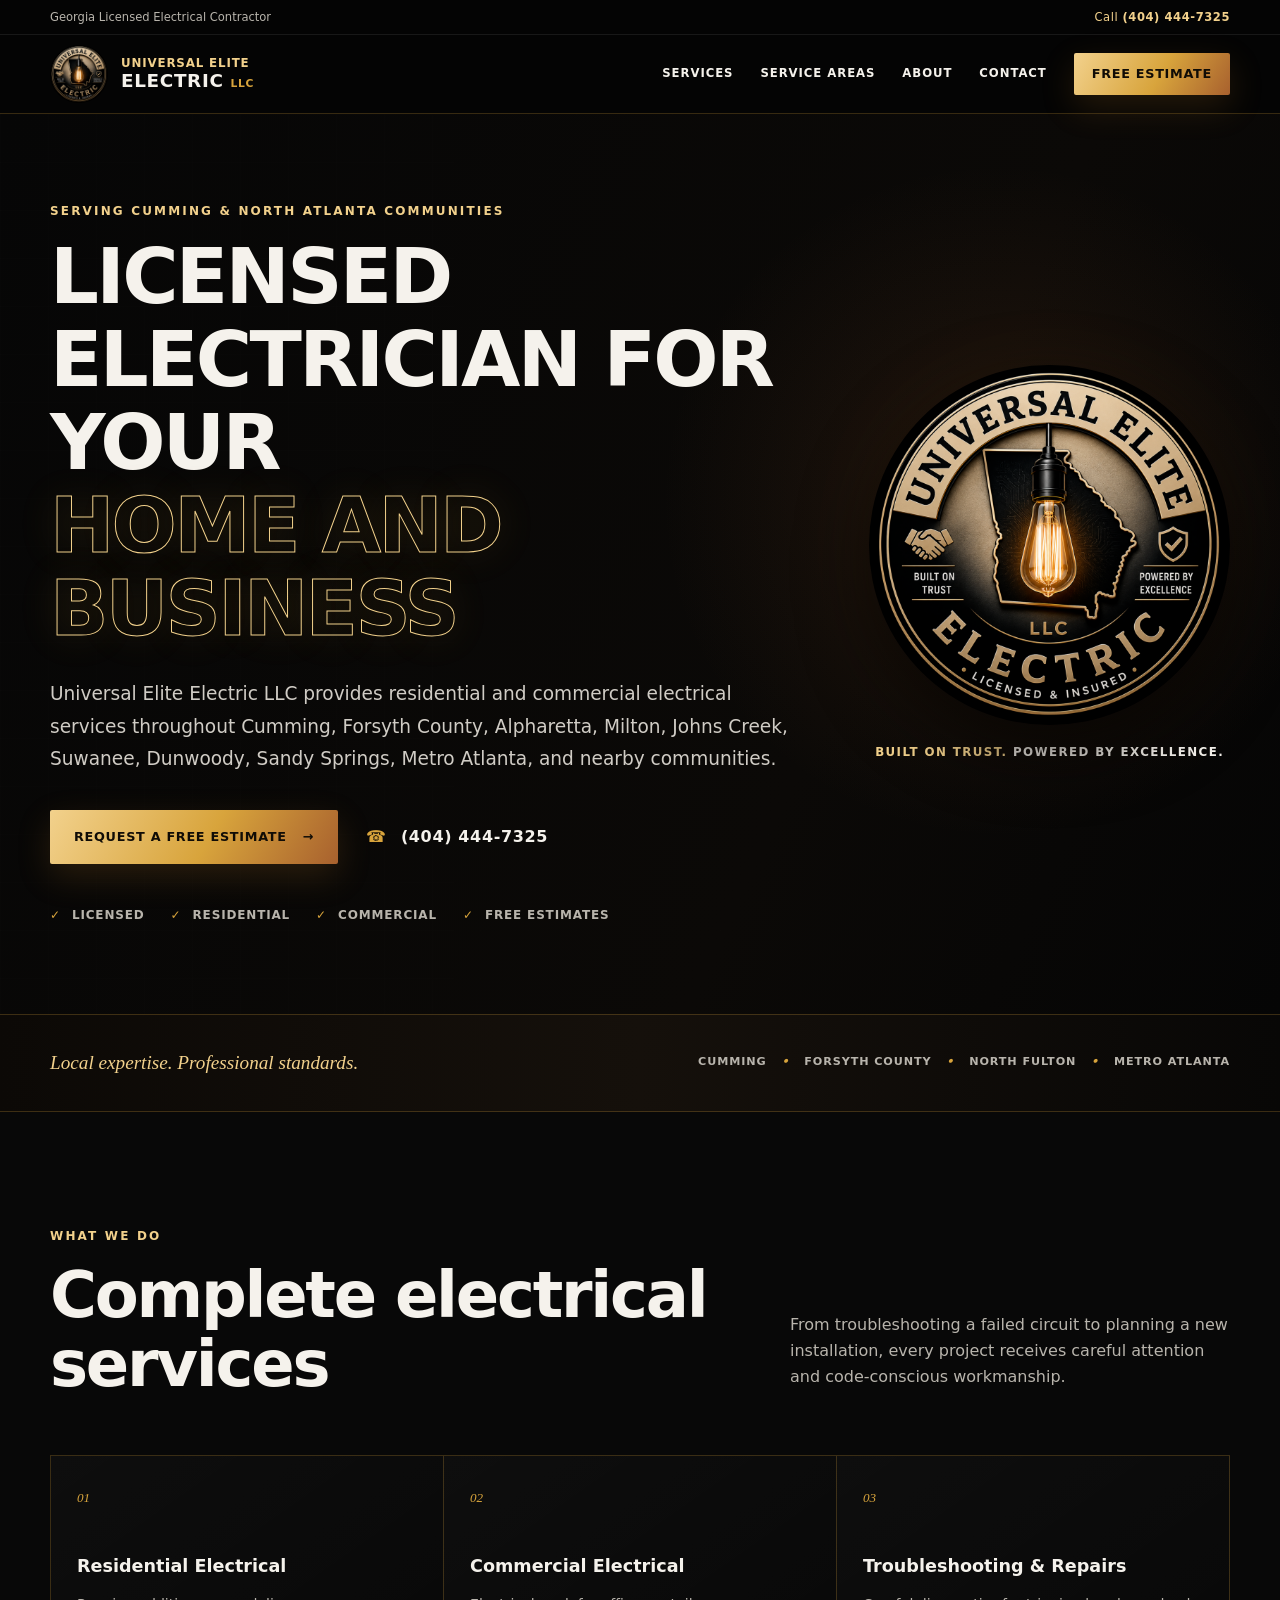
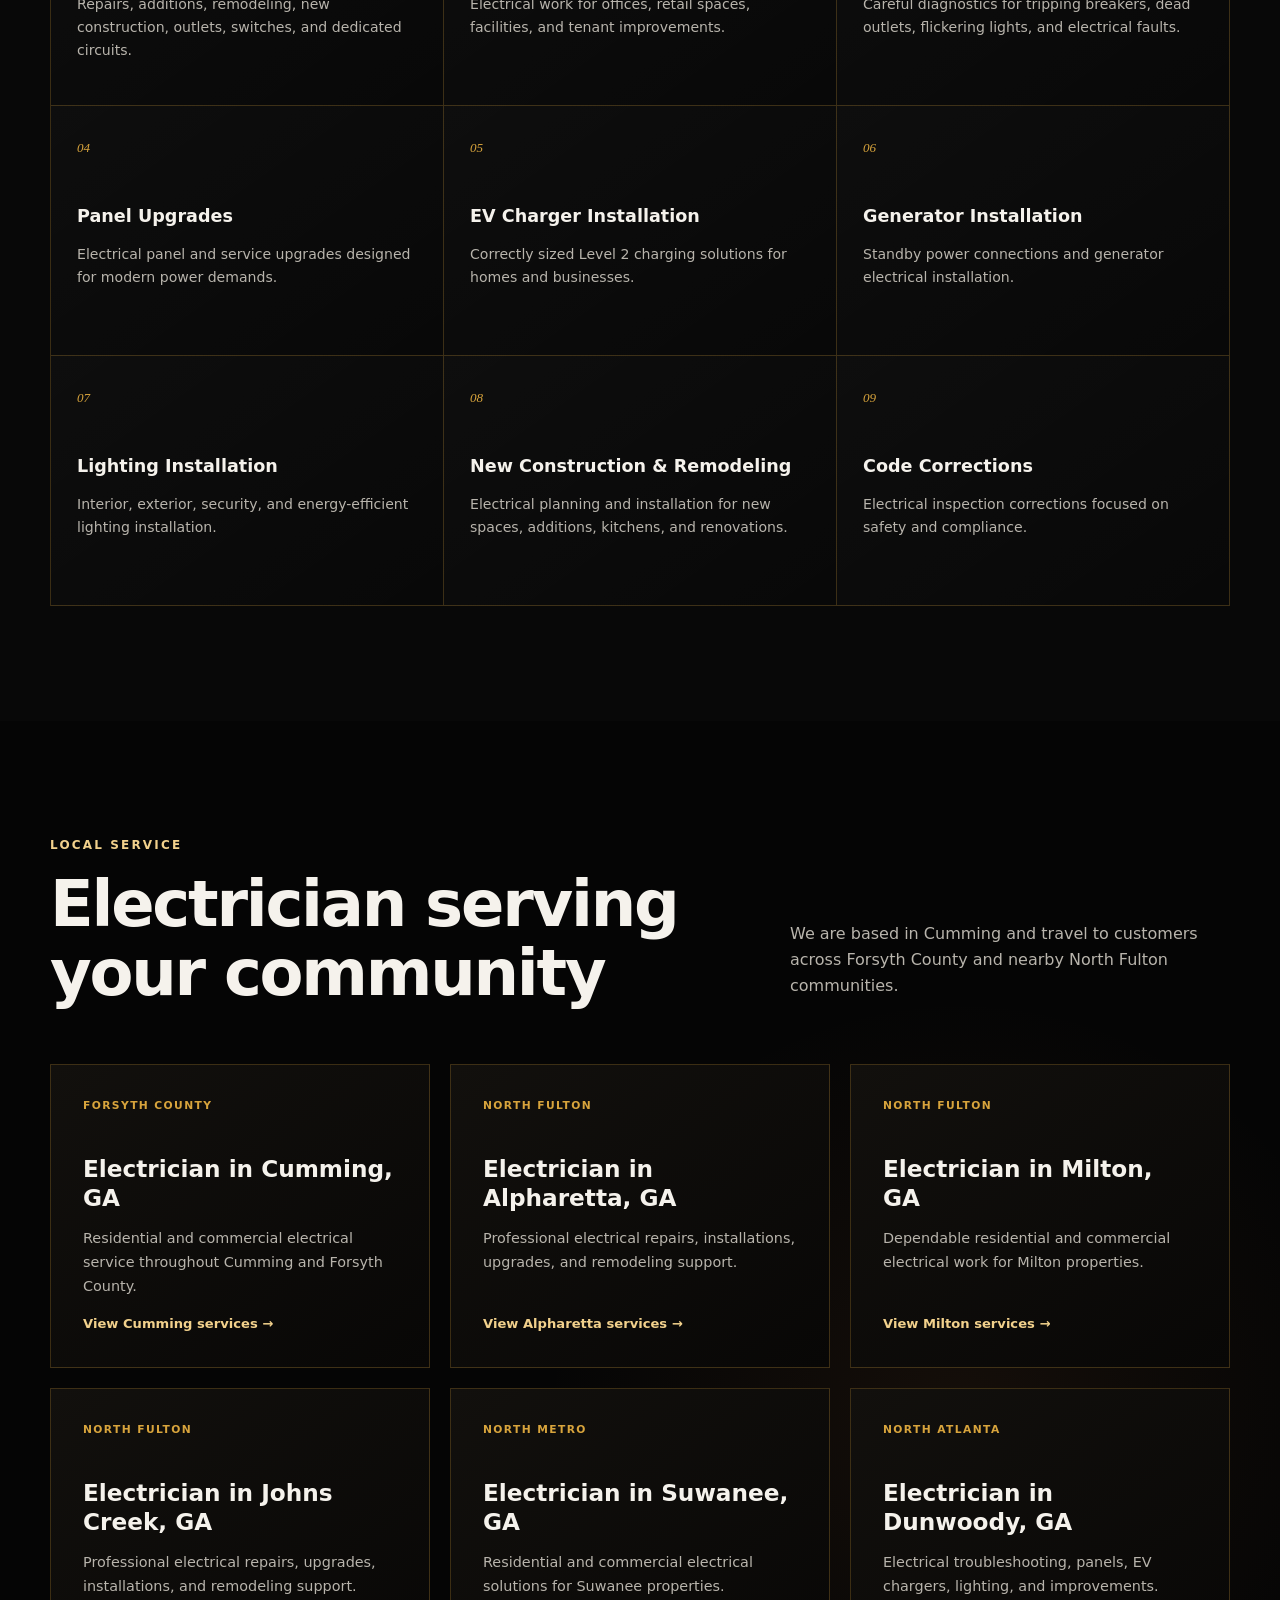
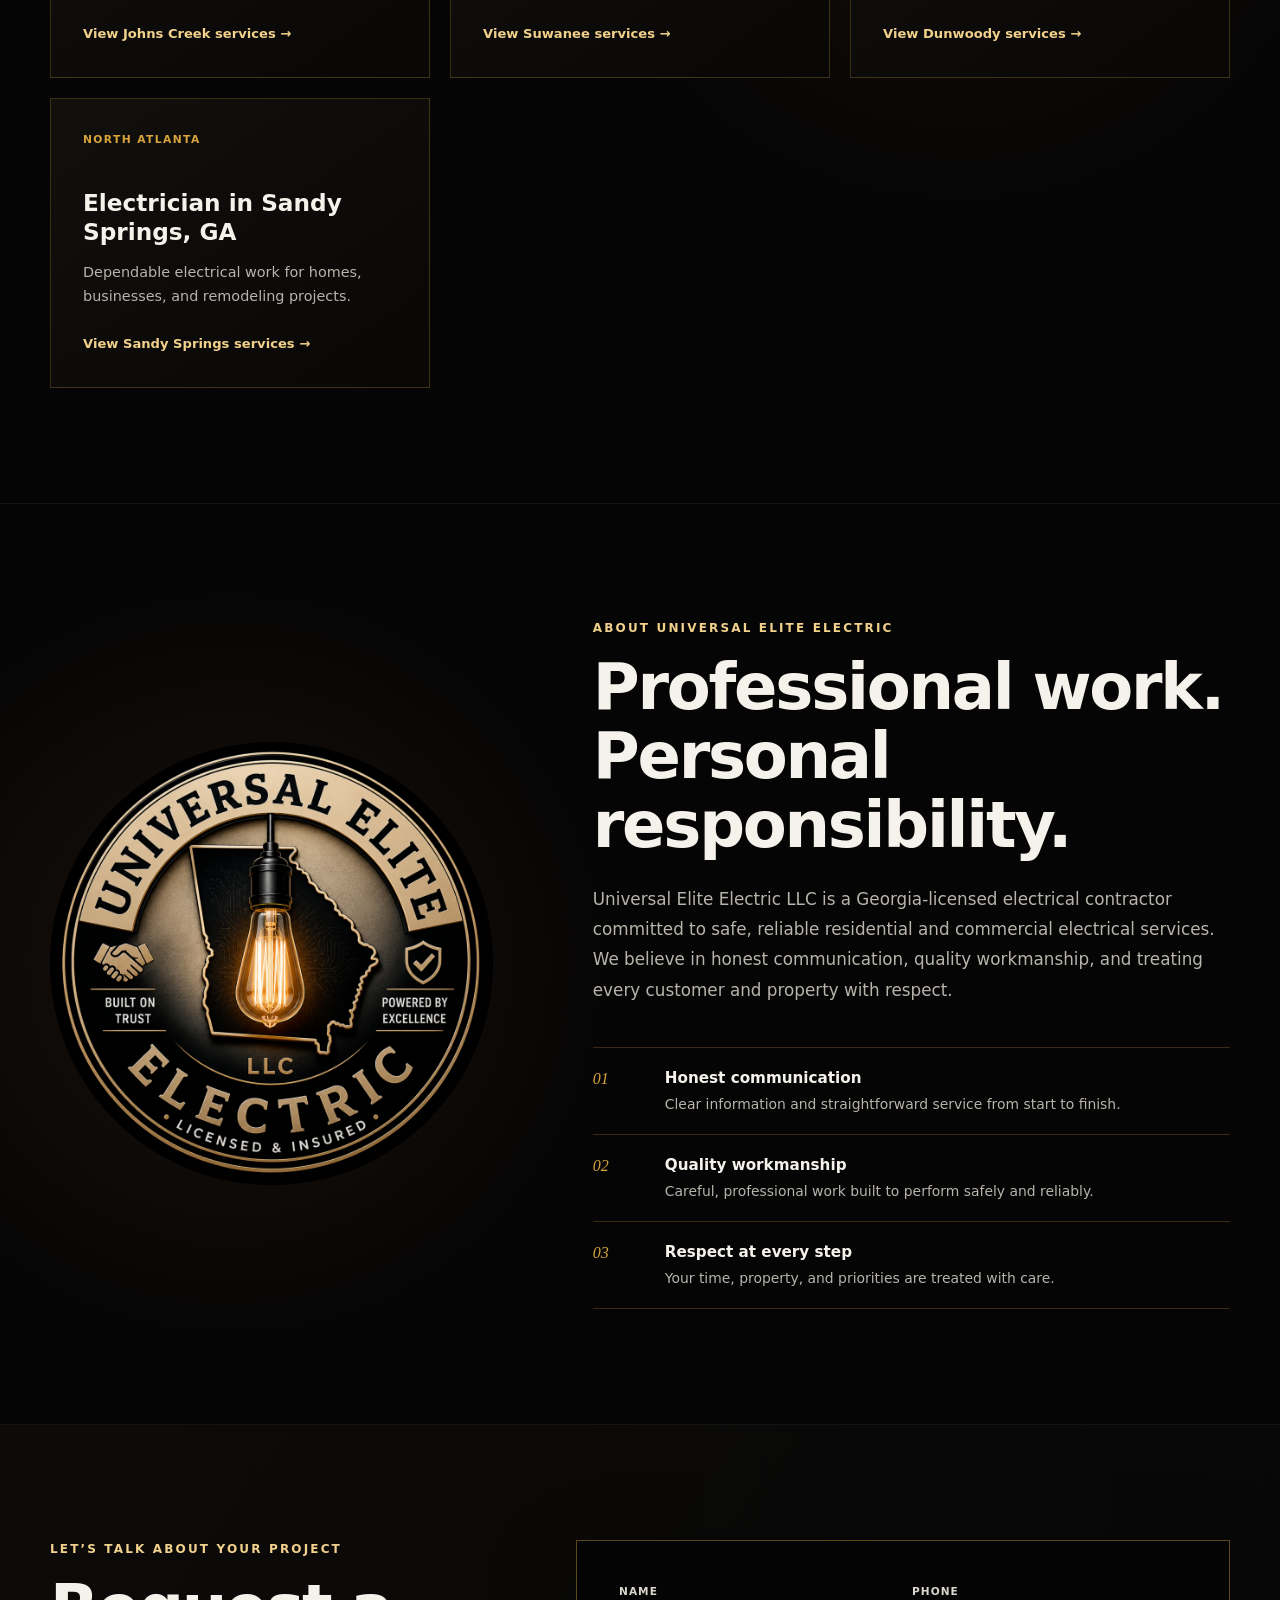
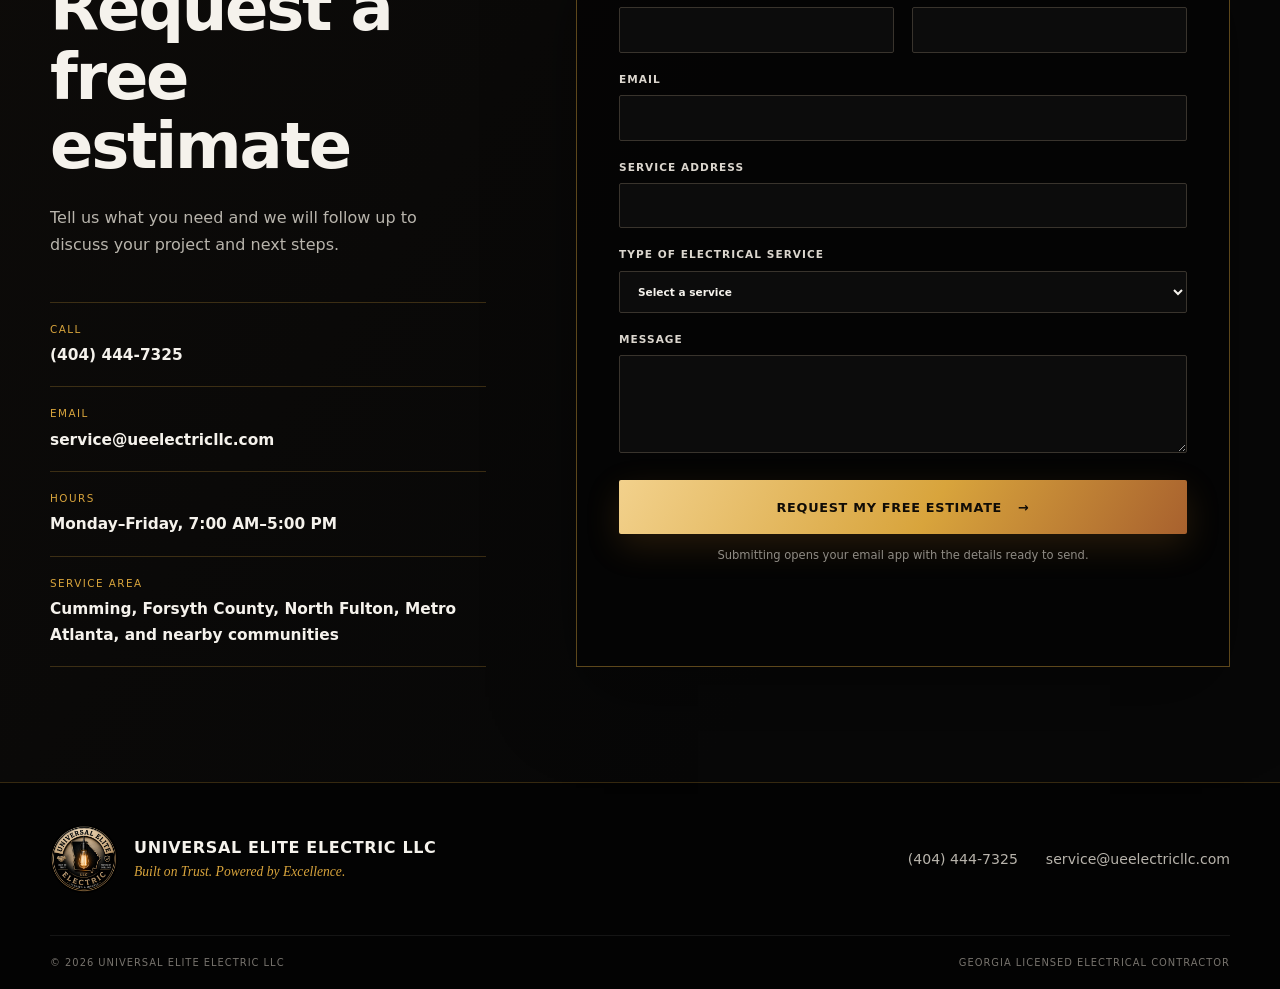
<file: index.html>
<!doctype html>
<html lang="en-US">
<head>
  <meta charset="utf-8">
  <meta name="viewport" content="width=device-width, initial-scale=1">
  <title>Electrician Serving Cumming &amp; North Atlanta, GA | Universal Elite Electric</title>
  <meta name="description" content="Licensed residential and commercial electrician serving Cumming, Alpharetta, Milton, Johns Creek, Suwanee, Dunwoody, Sandy Springs, and Forsyth County, GA.">
  <meta name="robots" content="index,follow,max-image-preview:large,max-snippet:-1,max-video-preview:-1">
  <meta name="googlebot" content="index,follow,max-image-preview:large,max-snippet:-1,max-video-preview:-1">
  <link rel="canonical" href="https://ueelectricllc.com/">
  <link rel="alternate" hreflang="en-US" href="https://ueelectricllc.com/">
  <link rel="preload" as="image" href="/logo-square.png">
  <link rel="icon" href="/logo-square.png">
  <link rel="stylesheet" href="/site.css?v=20261111">
  <link rel="stylesheet" href="/home.css">
  <meta name="theme-color" content="#050505">
  <meta property="og:site_name" content="Universal Elite Electric LLC">
  <meta property="og:title" content="Electrician in Cumming, Alpharetta &amp; Milton, GA | Universal Elite Electric">
  <meta property="og:description" content="Licensed residential and commercial electrician serving Cumming, Alpharetta, Milton, and Forsyth County, GA.">
  <meta property="og:type" content="website">
  <meta property="og:locale" content="en_US">
  <meta property="og:url" content="https://ueelectricllc.com/">
  <meta property="og:image" content="https://ueelectricllc.com/logo-square.png">
  <meta property="og:image:alt" content="Universal Elite Electric LLC logo">
  <meta name="twitter:card" content="summary">
  <meta name="twitter:title" content="Electrician in Cumming, Alpharetta &amp; Milton, GA | Universal Elite Electric">
  <meta name="twitter:description" content="Licensed residential and commercial electrician serving Cumming, Alpharetta, Milton, and Forsyth County, GA.">
  <meta name="twitter:image" content="https://ueelectricllc.com/logo-square.png">
  <script type="application/ld+json">
  {
    "@context": "https://schema.org",
    "@type": "Electrician",
    "@id": "https://ueelectricllc.com/#business",
    "name": "Universal Elite Electric LLC",
    "url": "https://ueelectricllc.com/",
    "logo": "https://ueelectricllc.com/logo-square.png",
    "image": "https://ueelectricllc.com/logo-square.png",
    "description": "Georgia-licensed residential and commercial electrician serving Cumming, Forsyth County, North Fulton, and Metro Atlanta communities.",
    "email": "service@ueelectricllc.com",
    "telephone": "+1-404-444-7325",
    "priceRange": "$$",
    "slogan": "Built on Trust. Powered by Excellence.",
    "openingHoursSpecification": [{"@type":"OpeningHoursSpecification","dayOfWeek":["Monday","Tuesday","Wednesday","Thursday","Friday"],"opens":"07:00","closes":"17:00"}],
    "areaServed": [
      {"@type":"City","name":"Cumming, Georgia"},
      {"@type":"AdministrativeArea","name":"Forsyth County, Georgia"},
      {"@type":"City","name":"Alpharetta, Georgia"},
      {"@type":"City","name":"Milton, Georgia"},
      {"@type":"City","name":"Johns Creek, Georgia"},
      {"@type":"City","name":"Suwanee, Georgia"},
      {"@type":"City","name":"Dunwoody, Georgia"},
      {"@type":"City","name":"Sandy Springs, Georgia"},
      {"@type":"City","name":"Sugar Hill, Georgia"},
      {"@type":"City","name":"Dawsonville, Georgia"},
      {"@type":"AdministrativeArea","name":"Metro Atlanta, Georgia"}
    ],
    "sameAs": [
      "https://www.facebook.com/profile.php?id=61593719913781",
      "https://nextdoor.com/page/universal-elite-electric-llc-cumming-ga/"
    ],
    "hasOfferCatalog": {
      "@type":"OfferCatalog",
      "name":"Electrical Services",
      "itemListElement":[
        {"@type":"Offer","itemOffered":{"@type":"Service","name":"Residential electrical services"}},
        {"@type":"Offer","itemOffered":{"@type":"Service","name":"Commercial electrical services"}},
        {"@type":"Offer","itemOffered":{"@type":"Service","name":"Electrical troubleshooting and repairs"}},
        {"@type":"Offer","itemOffered":{"@type":"Service","name":"Electrical panel upgrades"}},
        {"@type":"Offer","itemOffered":{"@type":"Service","name":"EV charger installation"}},
        {"@type":"Offer","itemOffered":{"@type":"Service","name":"Generator installation"}},
        {"@type":"Offer","itemOffered":{"@type":"Service","name":"New construction and remodeling electrical work"}}
      ]
    }
  }
  </script>
</head>
<body>
  <a class="skip-link" href="#content">Skip to content</a>
  <header class="site-header">
    <div class="utility-bar"><div class="shell utility-inner"><span>Georgia Licensed Electrical Contractor</span><a href="tel:4044447325">Call <strong>(404) 444-7325</strong></a></div></div>
    <nav class="shell nav" aria-label="Main navigation">
      <a class="brand" href="/" aria-label="Universal Elite Electric home"><img src="/logo-square.png" alt="Universal Elite Electric LLC logo" width="58" height="58"><span><strong>UNIVERSAL ELITE</strong><b>ELECTRIC <em>LLC</em></b></span></a>
      <button class="menu-toggle" aria-expanded="false" aria-controls="main-menu"><i></i><i></i><i></i><span class="sr-only">Menu</span></button>
      <div id="main-menu" class="nav-links"><a href="#services">Services</a><a href="#areas">Service Areas</a><a href="#about">About</a><a href="#contact">Contact</a><a class="button button-small" href="#estimate">Free Estimate</a></div>
    </nav>
  </header>

  <main id="content">
    <section class="hero">
      <div class="shell hero-grid">
        <div class="hero-copy">
          <p class="eyebrow">Serving Cumming &amp; North Atlanta communities</p>
          <h1>Licensed electrician for your <span>home and business</span></h1>
          <p class="lead">Universal Elite Electric LLC provides residential and commercial electrical services throughout Cumming, Forsyth County, Alpharetta, Milton, Johns Creek, Suwanee, Dunwoody, Sandy Springs, Metro Atlanta, and nearby communities.</p>
          <div class="hero-actions"><a class="button" href="#estimate">Request a Free Estimate <span aria-hidden="true">→</span></a><a class="text-link" href="tel:4044447325"><span aria-hidden="true">☎</span> (404) 444-7325</a></div>
          <div class="trust-row" aria-label="Service commitments"><span><b>✓</b> Licensed</span><span><b>✓</b> Residential</span><span><b>✓</b> Commercial</span><span><b>✓</b> Free estimates</span></div>
        </div>
        <div class="hero-mark"><div class="logo-halo"><img src="/logo-square.png" alt="Universal Elite Electric LLC" width="410" height="410"></div><p>Built on Trust. <span>Powered by Excellence.</span></p></div>
      </div>
    </section>

    <section class="statement" aria-label="Primary service area"><div class="shell statement-inner"><p>Local expertise. Professional standards.</p><span>Cumming <i>•</i> Forsyth County <i>•</i> North Fulton <i>•</i> Metro Atlanta</span></div></section>

    <section id="services" class="section services-section">
      <div class="shell">
        <div class="section-heading"><div><p class="eyebrow">What we do</p><h2>Complete electrical services</h2></div><p>From troubleshooting a failed circuit to planning a new installation, every project receives careful attention and code-conscious workmanship.</p></div>
        <div class="services-grid">
          <article class="service-card"><span>01</span><h3>Residential Electrical</h3><p>Repairs, additions, remodeling, new construction, outlets, switches, and dedicated circuits.</p></article>
          <article class="service-card"><span>02</span><h3>Commercial Electrical</h3><p>Electrical work for offices, retail spaces, facilities, and tenant improvements.</p></article>
          <article class="service-card"><span>03</span><h3>Troubleshooting &amp; Repairs</h3><p>Careful diagnostics for tripping breakers, dead outlets, flickering lights, and electrical faults.</p></article>
          <article class="service-card"><span>04</span><h3>Panel Upgrades</h3><p>Electrical panel and service upgrades designed for modern power demands.</p></article>
          <article class="service-card"><span>05</span><h3>EV Charger Installation</h3><p>Correctly sized Level 2 charging solutions for homes and businesses.</p></article>
          <article class="service-card"><span>06</span><h3>Generator Installation</h3><p>Standby power connections and generator electrical installation.</p></article>
          <article class="service-card"><span>07</span><h3>Lighting Installation</h3><p>Interior, exterior, security, and energy-efficient lighting installation.</p></article>
          <article class="service-card"><span>08</span><h3>New Construction &amp; Remodeling</h3><p>Electrical planning and installation for new spaces, additions, kitchens, and renovations.</p></article>
          <article class="service-card"><span>09</span><h3>Code Corrections</h3><p>Electrical inspection corrections focused on safety and compliance.</p></article>
        </div>
      </div>
    </section>

    <section id="areas" class="section areas-section">
      <div class="shell">
        <div class="section-heading"><div><p class="eyebrow">Local service</p><h2>Electrician serving your community</h2></div><p>We are based in Cumming and travel to customers across Forsyth County and nearby North Fulton communities.</p></div>
        <div class="area-grid">
          <a class="area-card" href="/electrician-cumming-ga.html"><span>Forsyth County</span><h3>Electrician in Cumming, GA</h3><p>Residential and commercial electrical service throughout Cumming and Forsyth County.</p><b>View Cumming services →</b></a>
          <a class="area-card" href="/electrician-alpharetta-ga.html"><span>North Fulton</span><h3>Electrician in Alpharetta, GA</h3><p>Professional electrical repairs, installations, upgrades, and remodeling support.</p><b>View Alpharetta services →</b></a>
          <a class="area-card" href="/electrician-milton-ga.html"><span>North Fulton</span><h3>Electrician in Milton, GA</h3><p>Dependable residential and commercial electrical work for Milton properties.</p><b>View Milton services →</b></a>
          <a class="area-card" href="/electrician-johns-creek-ga.html"><span>North Fulton</span><h3>Electrician in Johns Creek, GA</h3><p>Professional electrical repairs, upgrades, installations, and remodeling support.</p><b>View Johns Creek services →</b></a>
          <a class="area-card" href="/electrician-suwanee-ga.html"><span>North Metro</span><h3>Electrician in Suwanee, GA</h3><p>Residential and commercial electrical solutions for Suwanee properties.</p><b>View Suwanee services →</b></a>
          <a class="area-card" href="/electrician-dunwoody-ga.html"><span>North Atlanta</span><h3>Electrician in Dunwoody, GA</h3><p>Electrical troubleshooting, panels, EV chargers, lighting, and improvements.</p><b>View Dunwoody services →</b></a>
          <a class="area-card" href="/electrician-sandy-springs-ga.html"><span>North Atlanta</span><h3>Electrician in Sandy Springs, GA</h3><p>Dependable electrical work for homes, businesses, and remodeling projects.</p><b>View Sandy Springs services →</b></a>
        </div>
      </div>
    </section>

    <section id="about" class="section about-section">
      <div class="shell about-grid">
        <div class="about-emblem"><img src="/logo-square.png" alt="Universal Elite Electric LLC" width="470" height="470"></div>
        <div class="about-copy"><p class="eyebrow">About Universal Elite Electric</p><h2>Professional work. Personal responsibility.</h2><p>Universal Elite Electric LLC is a Georgia-licensed electrical contractor committed to safe, reliable residential and commercial electrical services. We believe in honest communication, quality workmanship, and treating every customer and property with respect.</p><div class="values"><div><span>01</span><p><strong>Honest communication</strong>Clear information and straightforward service from start to finish.</p></div><div><span>02</span><p><strong>Quality workmanship</strong>Careful, professional work built to perform safely and reliably.</p></div><div><span>03</span><p><strong>Respect at every step</strong>Your time, property, and priorities are treated with care.</p></div></div></div>
      </div>
    </section>

    <section id="contact" class="section contact-section">
      <div class="shell contact-grid">
        <div class="contact-copy"><p class="eyebrow">Let’s talk about your project</p><h2>Request a free estimate</h2><p>Tell us what you need and we will follow up to discuss your project and next steps.</p><div class="contact-list"><a href="tel:4044447325"><span>Call</span><strong>(404) 444-7325</strong></a><a href="mailto:service@ueelectricllc.com"><span>Email</span><strong>service@ueelectricllc.com</strong></a><div><span>Hours</span><strong>Monday–Friday, 7:00 AM–5:00 PM</strong></div><div><span>Service area</span><strong>Cumming, Forsyth County, North Fulton, Metro Atlanta, and nearby communities</strong></div></div></div>
        <form id="estimate" class="estimate-form">
          <div class="form-row"><label>Name<input type="text" autocomplete="name" required name="name"></label><label>Phone<input type="tel" autocomplete="tel" required name="phone"></label></div>
          <label>Email<input type="email" autocomplete="email" required name="email"></label>
          <label>Service address<input type="text" autocomplete="street-address" required name="address"></label>
          <label>Type of electrical service<select name="service" required><option value="" disabled selected>Select a service</option><option>Residential Electrical Services</option><option>Commercial Electrical Services</option><option>Troubleshooting &amp; Repairs</option><option>Panel Installation &amp; Upgrades</option><option>EV Charger Installation</option><option>Generator Installation</option><option>Lighting Installation</option><option>New Construction &amp; Remodeling</option><option>Code Corrections</option><option>Other electrical service</option></select></label>
          <label>Message<textarea name="message" rows="4" required></textarea></label>
          <button class="button submit-button" type="submit">Request My Free Estimate <span aria-hidden="true">→</span></button><p class="form-note">Submitting opens your email app with the details ready to send.</p>
        </form>
      </div>
    </section>
  </main>

  <footer><div class="shell footer-main"><div class="footer-brand"><img src="/logo-square.png" alt="" width="68" height="68"><div><strong>Universal Elite Electric LLC</strong><span>Built on Trust. Powered by Excellence.</span></div></div><div class="footer-contact"><a href="tel:4044447325">(404) 444-7325</a><a href="mailto:service@ueelectricllc.com">service@ueelectricllc.com</a></div></div><div class="shell footer-bottom"><span>© 2026 Universal Elite Electric LLC</span><span>Georgia Licensed Electrical Contractor</span></div></footer>
  <a class="mobile-call" href="tel:4044447325"><span aria-hidden="true">☎</span> Call Now</a>
  <script src="/site.js"></script>
</body>
</html>
</file>
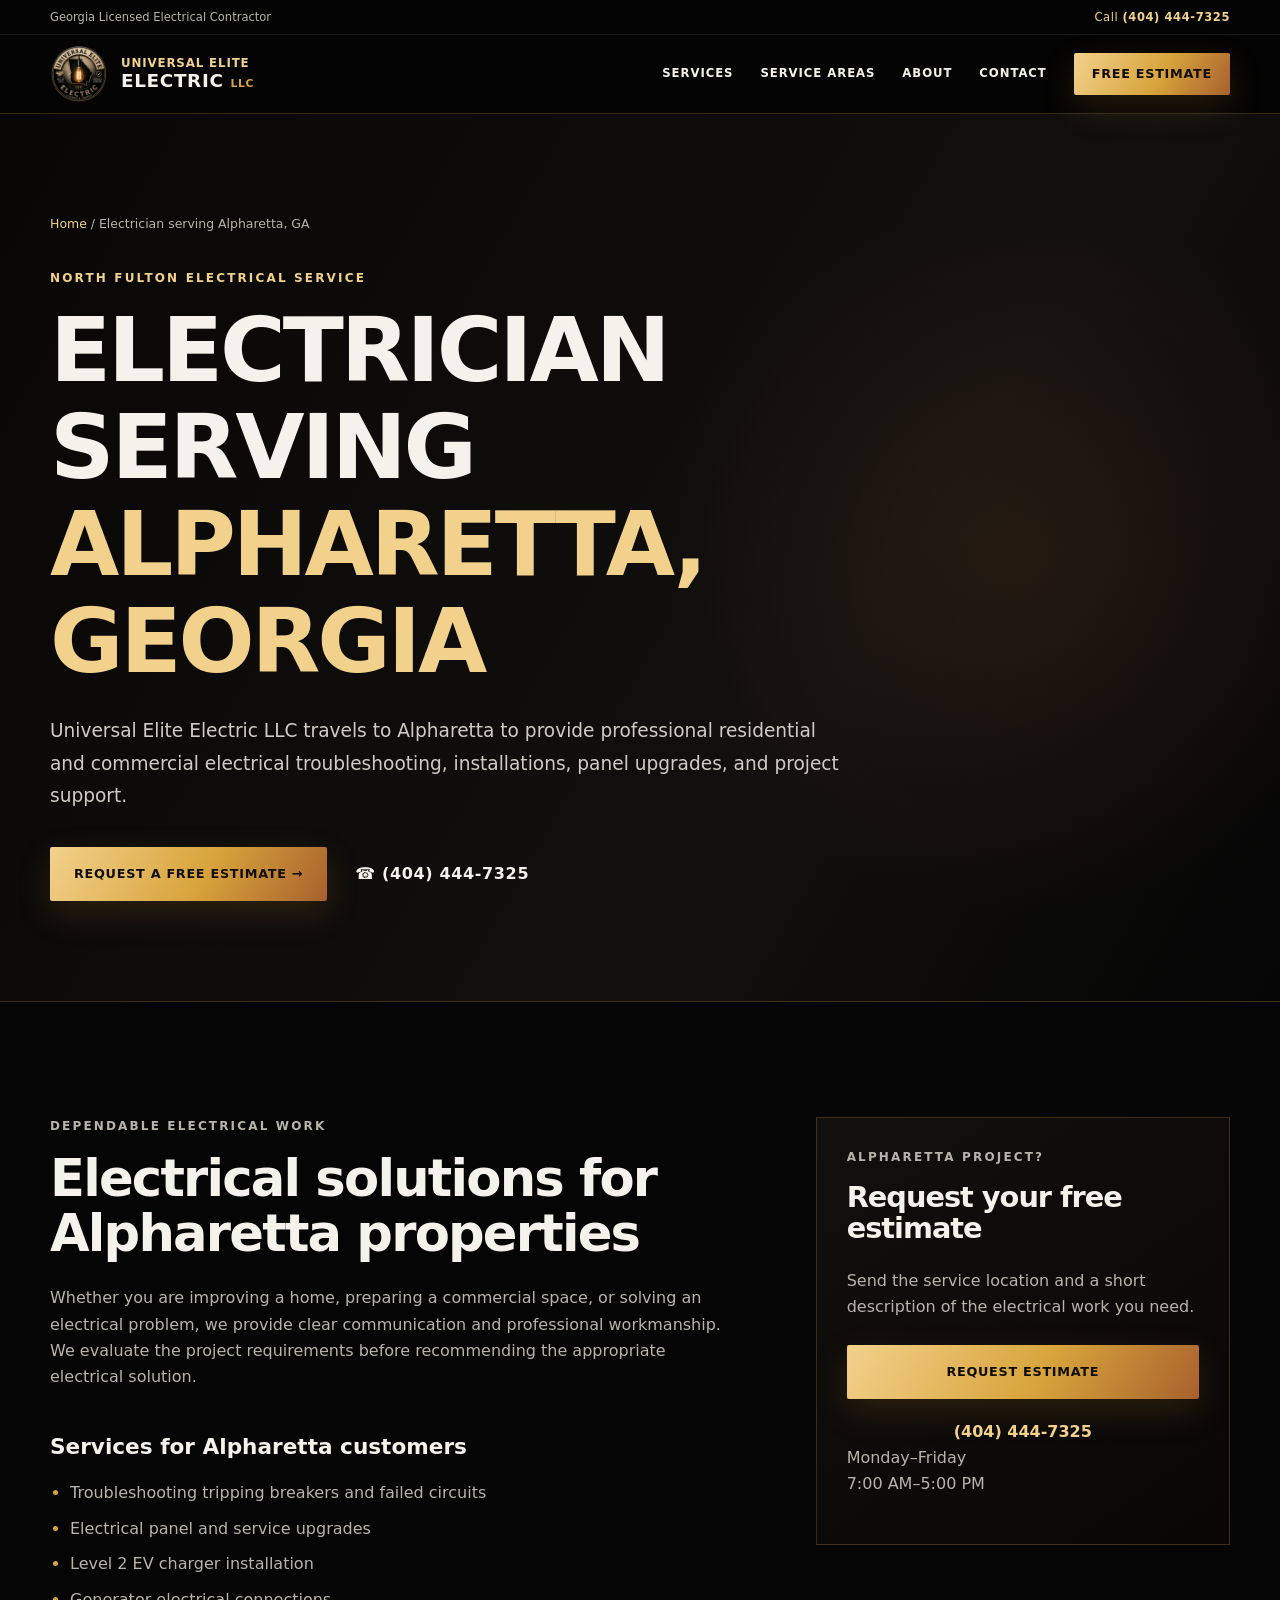
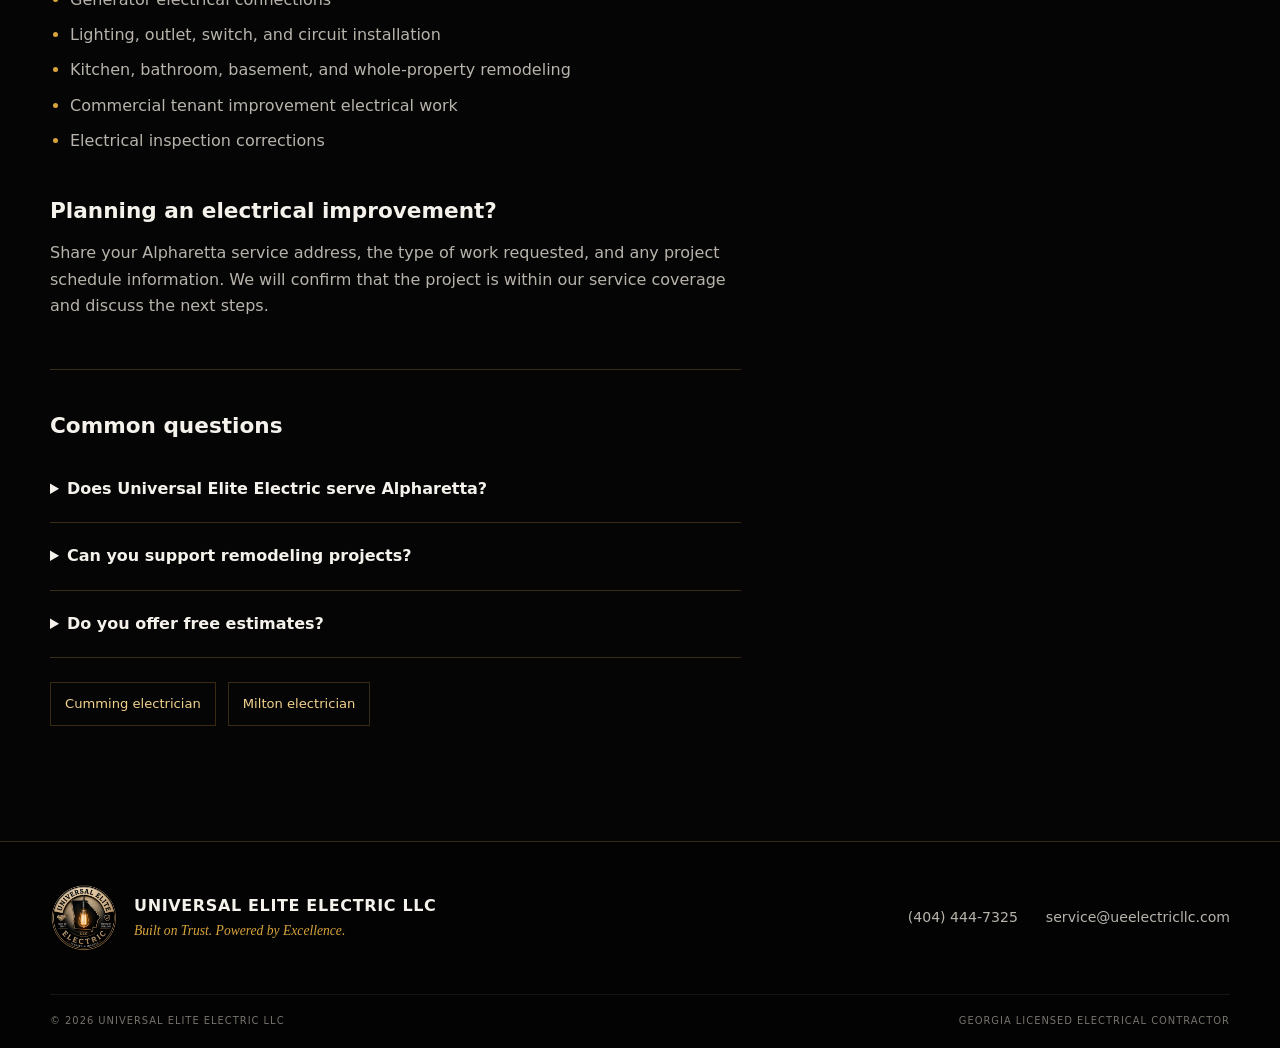
<file: electrician-alpharetta-ga.html>
<!doctype html><html lang="en-US"><head>
<meta charset="utf-8"><meta name="viewport" content="width=device-width,initial-scale=1">
<title>Electrician Serving Alpharetta, GA | Universal Elite Electric</title>
<meta name="description" content="Licensed residential and commercial electrician serving Alpharetta, GA. Electrical troubleshooting, panel upgrades, EV chargers, generators, and remodeling.">
<meta name="robots" content="index,follow,max-image-preview:large,max-snippet:-1"><link rel="canonical" href="https://ueelectricllc.com/electrician-alpharetta-ga.html">
<link rel="icon" href="/logo-square.png"><link rel="stylesheet" href="/site.css?v=20261111"><link rel="stylesheet" href="/location.css"><meta name="theme-color" content="#050505">
<meta property="og:title" content="Electrician Serving Alpharetta, GA | Universal Elite Electric"><meta property="og:description" content="Residential and commercial electrical service for Alpharetta properties."><meta property="og:type" content="website"><meta property="og:url" content="https://ueelectricllc.com/electrician-alpharetta-ga.html"><meta property="og:image" content="https://ueelectricllc.com/logo-square.png">
<script type="application/ld+json">{"@context":"https://schema.org","@type":"Service","name":"Electrical Services in Alpharetta, GA","serviceType":"Residential and commercial electrical services","provider":{"@id":"https://ueelectricllc.com/#business"},"areaServed":{"@type":"City","name":"Alpharetta, Georgia"},"url":"https://ueelectricllc.com/electrician-alpharetta-ga.html"}</script>
</head><body>
<a class="skip-link" href="#content">Skip to content</a><header class="site-header"><div class="utility-bar"><div class="shell utility-inner"><span>Georgia Licensed Electrical Contractor</span><a href="tel:4044447325">Call <strong>(404) 444-7325</strong></a></div></div><nav class="shell nav" aria-label="Main navigation"><a class="brand" href="/"><img src="/logo-square.png" alt="Universal Elite Electric LLC logo" width="58" height="58"><span><strong>UNIVERSAL ELITE</strong><b>ELECTRIC <em>LLC</em></b></span></a><button class="menu-toggle" aria-expanded="false" aria-controls="main-menu"><i></i><i></i><i></i><span class="sr-only">Menu</span></button><div id="main-menu" class="nav-links"><a href="/#services">Services</a><a href="/#areas">Service Areas</a><a href="/#about">About</a><a href="/#contact">Contact</a><a class="button button-small" href="/#estimate">Free Estimate</a></div></nav></header>
<main id="content"><section class="location-hero"><div class="shell"><p class="breadcrumb"><a href="/">Home</a> / Electrician serving Alpharetta, GA</p><p class="eyebrow">North Fulton electrical service</p><h1>Electrician serving <span>Alpharetta, Georgia</span></h1><p class="lead">Universal Elite Electric LLC travels to Alpharetta to provide professional residential and commercial electrical troubleshooting, installations, panel upgrades, and project support.</p><div class="hero-actions"><a class="button" href="/#estimate">Request a Free Estimate →</a><a class="text-link" href="tel:4044447325">☎ (404) 444-7325</a></div></div></section>
<section class="section"><div class="shell content-grid"><article class="prose"><p class="eyebrow">Dependable electrical work</p><h2>Electrical solutions for Alpharetta properties</h2><p>Whether you are improving a home, preparing a commercial space, or solving an electrical problem, we provide clear communication and professional workmanship. We evaluate the project requirements before recommending the appropriate electrical solution.</p><h3>Services for Alpharetta customers</h3><ul><li>Troubleshooting tripping breakers and failed circuits</li><li>Electrical panel and service upgrades</li><li>Level 2 EV charger installation</li><li>Generator electrical connections</li><li>Lighting, outlet, switch, and circuit installation</li><li>Kitchen, bathroom, basement, and whole-property remodeling</li><li>Commercial tenant improvement electrical work</li><li>Electrical inspection corrections</li></ul><h3>Planning an electrical improvement?</h3><p>Share your Alpharetta service address, the type of work requested, and any project schedule information. We will confirm that the project is within our service coverage and discuss the next steps.</p><div class="faq"><h3>Common questions</h3><details><summary>Does Universal Elite Electric serve Alpharetta?</summary><p>Yes. Alpharetta is part of our listed service area. Availability depends on the project type and schedule.</p></details><details><summary>Can you support remodeling projects?</summary><p>Yes. We provide electrical work for residential and commercial remodeling, additions, and tenant improvements.</p></details><details><summary>Do you offer free estimates?</summary><p>Yes. Contact us with the project details to request a free estimate.</p></details></div><div class="nearby-links"><a href="/electrician-cumming-ga.html">Cumming electrician</a><a href="/electrician-milton-ga.html">Milton electrician</a></div></article><aside><div class="side-card"><p class="eyebrow">Alpharetta project?</p><h2>Request your free estimate</h2><p>Send the service location and a short description of the electrical work you need.</p><a class="button" href="/#estimate">Request Estimate</a><a class="phone" href="tel:4044447325">(404) 444-7325</a><p>Monday–Friday<br>7:00 AM–5:00 PM</p></div></aside></div></section></main>
<footer><div class="shell footer-main"><div class="footer-brand"><img src="/logo-square.png" alt="" width="68" height="68"><div><strong>Universal Elite Electric LLC</strong><span>Built on Trust. Powered by Excellence.</span></div></div><div class="footer-contact"><a href="tel:4044447325">(404) 444-7325</a><a href="mailto:service@ueelectricllc.com">service@ueelectricllc.com</a></div></div><div class="shell footer-bottom"><span>© 2026 Universal Elite Electric LLC</span><span>Georgia Licensed Electrical Contractor</span></div></footer><a class="mobile-call" href="tel:4044447325">☎ Call Now</a><script src="/site.js"></script>
</body></html>
</file>
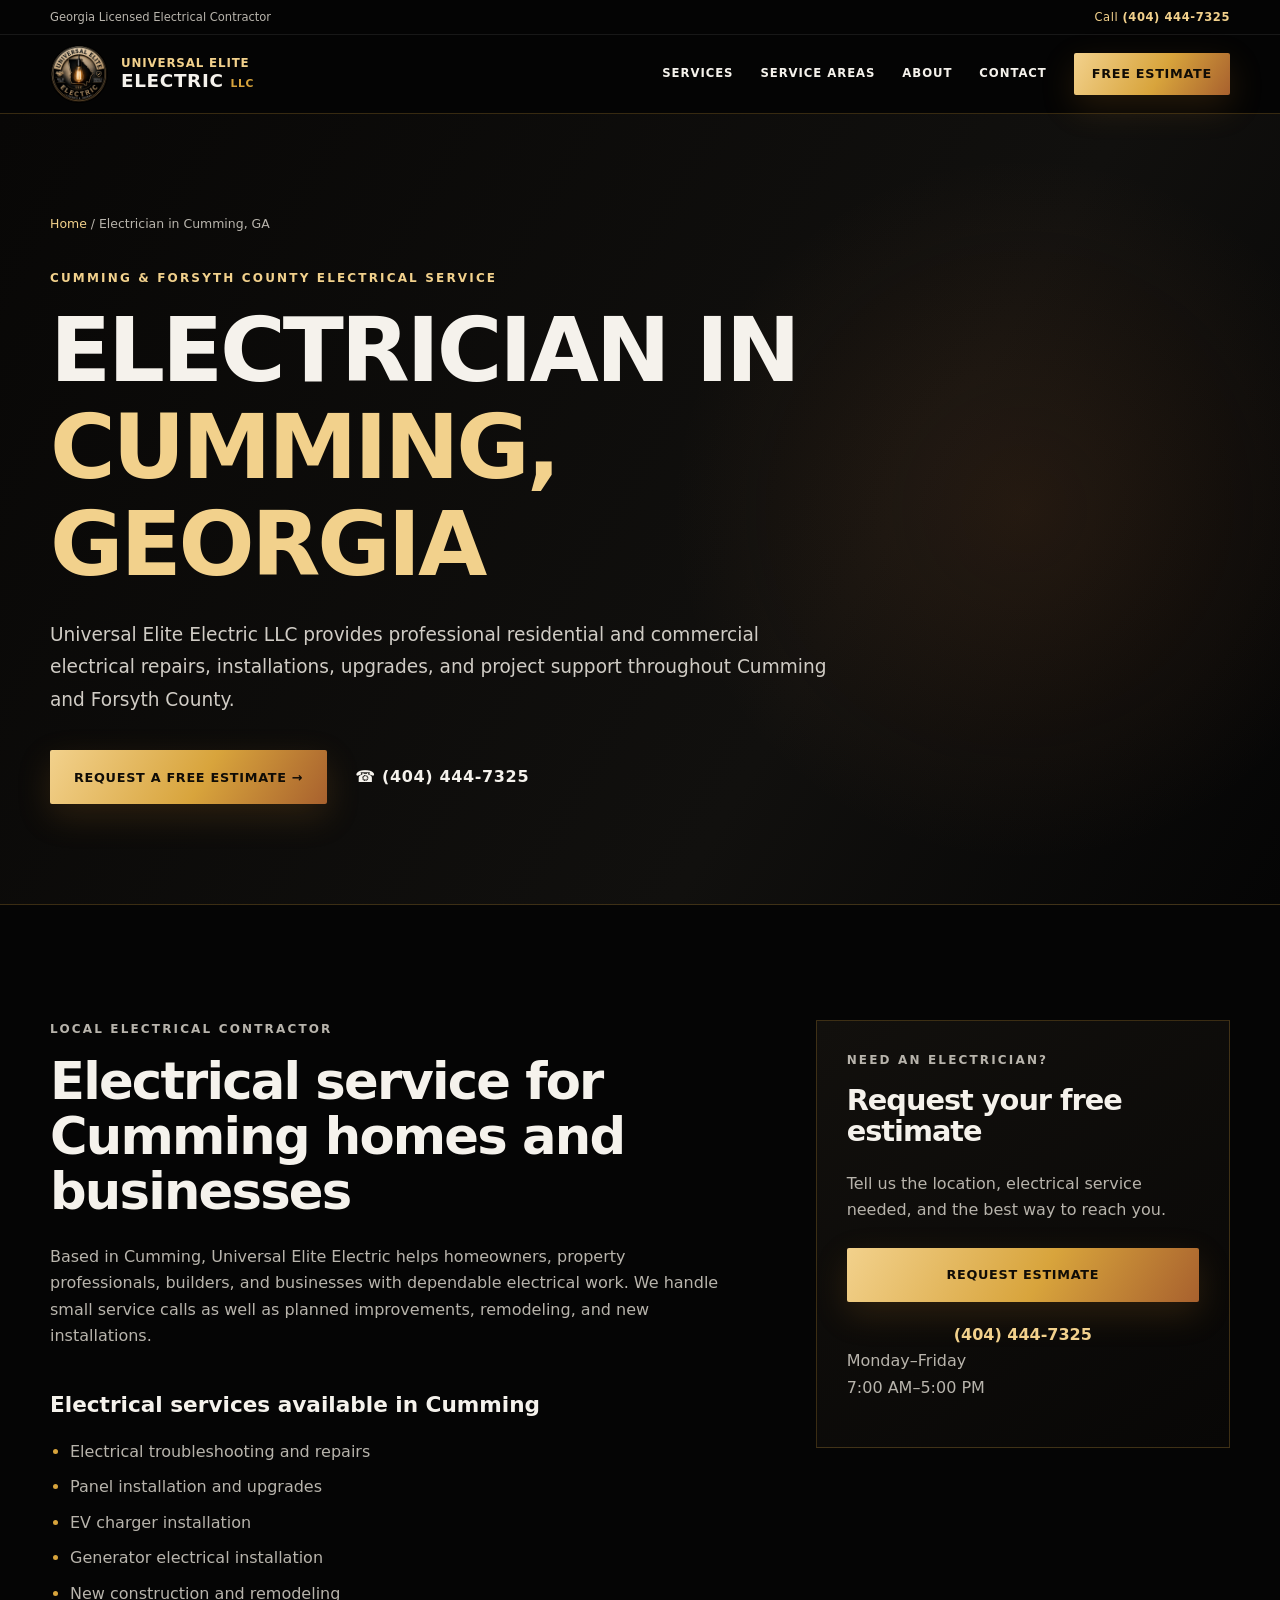
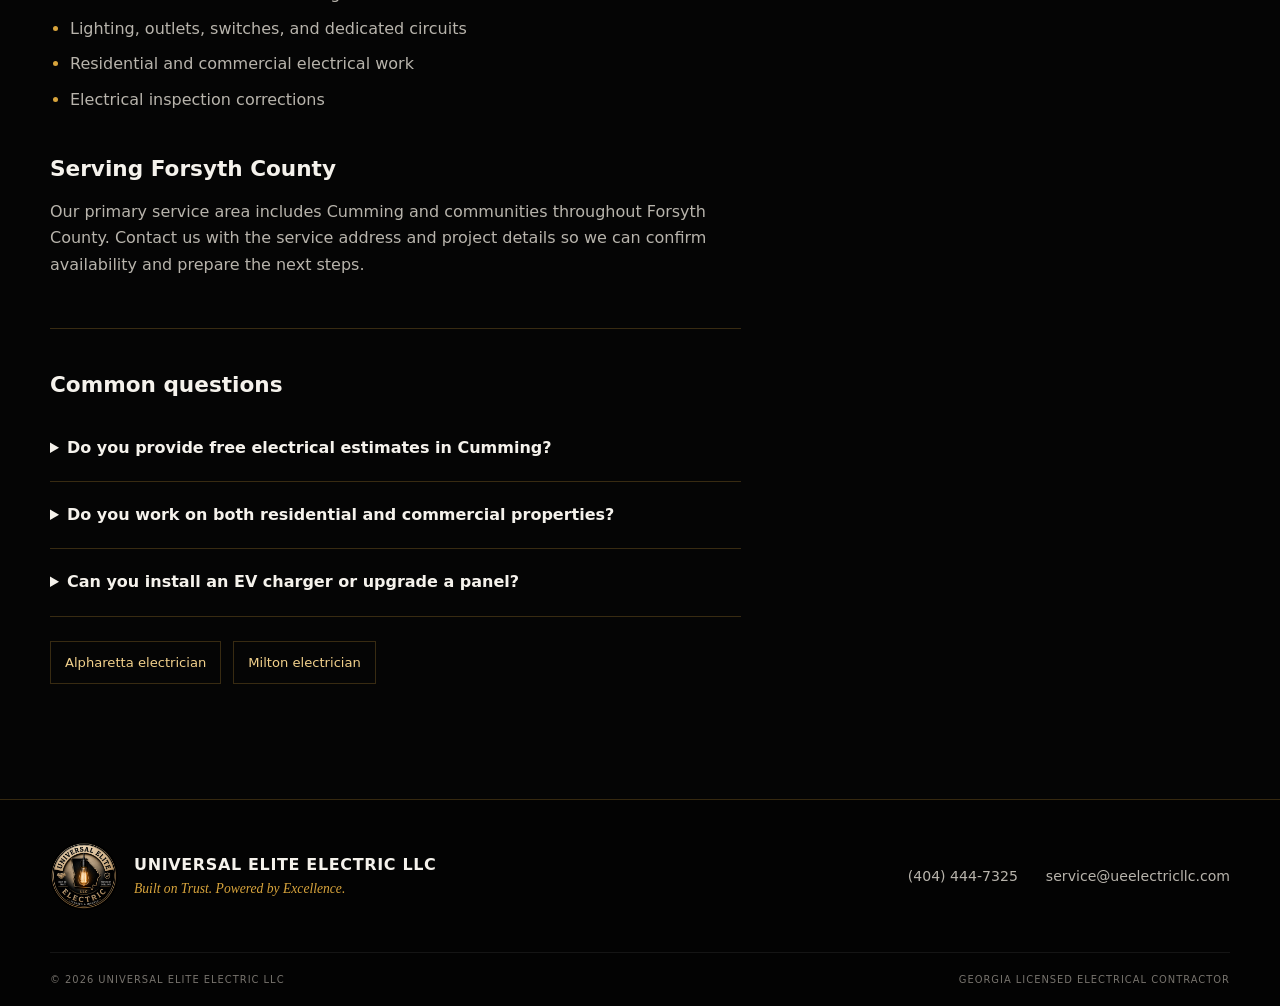
<file: electrician-cumming-ga.html>
<!doctype html><html lang="en-US"><head>
<meta charset="utf-8"><meta name="viewport" content="width=device-width,initial-scale=1">
<title>Electrician in Cumming, GA | Universal Elite Electric LLC</title>
<meta name="description" content="Licensed residential and commercial electrician serving Cumming and Forsyth County, GA. Troubleshooting, panels, EV chargers, generators, remodeling, and more.">
<meta name="robots" content="index,follow,max-image-preview:large,max-snippet:-1"><link rel="canonical" href="https://ueelectricllc.com/electrician-cumming-ga.html">
<link rel="icon" href="/logo-square.png"><link rel="stylesheet" href="/site.css?v=20261111"><link rel="stylesheet" href="/location.css"><meta name="theme-color" content="#050505">
<meta property="og:title" content="Electrician in Cumming, GA | Universal Elite Electric LLC"><meta property="og:description" content="Residential and commercial electrical service in Cumming and Forsyth County."><meta property="og:type" content="website"><meta property="og:url" content="https://ueelectricllc.com/electrician-cumming-ga.html"><meta property="og:image" content="https://ueelectricllc.com/logo-square.png">
<script type="application/ld+json">{"@context":"https://schema.org","@type":"Service","name":"Electrical Services in Cumming, GA","serviceType":"Residential and commercial electrical services","provider":{"@id":"https://ueelectricllc.com/#business"},"areaServed":[{"@type":"City","name":"Cumming, Georgia"},{"@type":"AdministrativeArea","name":"Forsyth County, Georgia"}],"url":"https://ueelectricllc.com/electrician-cumming-ga.html"}</script>
</head><body>
<a class="skip-link" href="#content">Skip to content</a><header class="site-header"><div class="utility-bar"><div class="shell utility-inner"><span>Georgia Licensed Electrical Contractor</span><a href="tel:4044447325">Call <strong>(404) 444-7325</strong></a></div></div><nav class="shell nav" aria-label="Main navigation"><a class="brand" href="/"><img src="/logo-square.png" alt="Universal Elite Electric LLC logo" width="58" height="58"><span><strong>UNIVERSAL ELITE</strong><b>ELECTRIC <em>LLC</em></b></span></a><button class="menu-toggle" aria-expanded="false" aria-controls="main-menu"><i></i><i></i><i></i><span class="sr-only">Menu</span></button><div id="main-menu" class="nav-links"><a href="/#services">Services</a><a href="/#areas">Service Areas</a><a href="/#about">About</a><a href="/#contact">Contact</a><a class="button button-small" href="/#estimate">Free Estimate</a></div></nav></header>
<main id="content"><section class="location-hero"><div class="shell"><p class="breadcrumb"><a href="/">Home</a> / Electrician in Cumming, GA</p><p class="eyebrow">Cumming &amp; Forsyth County electrical service</p><h1>Electrician in <span>Cumming, Georgia</span></h1><p class="lead">Universal Elite Electric LLC provides professional residential and commercial electrical repairs, installations, upgrades, and project support throughout Cumming and Forsyth County.</p><div class="hero-actions"><a class="button" href="/#estimate">Request a Free Estimate →</a><a class="text-link" href="tel:4044447325">☎ (404) 444-7325</a></div></div></section>
<section class="section"><div class="shell content-grid"><article class="prose"><p class="eyebrow">Local electrical contractor</p><h2>Electrical service for Cumming homes and businesses</h2><p>Based in Cumming, Universal Elite Electric helps homeowners, property professionals, builders, and businesses with dependable electrical work. We handle small service calls as well as planned improvements, remodeling, and new installations.</p><h3>Electrical services available in Cumming</h3><ul><li>Electrical troubleshooting and repairs</li><li>Panel installation and upgrades</li><li>EV charger installation</li><li>Generator electrical installation</li><li>New construction and remodeling</li><li>Lighting, outlets, switches, and dedicated circuits</li><li>Residential and commercial electrical work</li><li>Electrical inspection corrections</li></ul><h3>Serving Forsyth County</h3><p>Our primary service area includes Cumming and communities throughout Forsyth County. Contact us with the service address and project details so we can confirm availability and prepare the next steps.</p><div class="faq"><h3>Common questions</h3><details><summary>Do you provide free electrical estimates in Cumming?</summary><p>Yes. Contact Universal Elite Electric with your project details to request a free estimate.</p></details><details><summary>Do you work on both residential and commercial properties?</summary><p>Yes. We provide residential and commercial electrical services, including repairs, installations, remodeling, and upgrades.</p></details><details><summary>Can you install an EV charger or upgrade a panel?</summary><p>Yes. We provide EV charger installation and electrical panel upgrades after evaluating the property and electrical requirements.</p></details></div><div class="nearby-links"><a href="/electrician-alpharetta-ga.html">Alpharetta electrician</a><a href="/electrician-milton-ga.html">Milton electrician</a></div></article><aside><div class="side-card"><p class="eyebrow">Need an electrician?</p><h2>Request your free estimate</h2><p>Tell us the location, electrical service needed, and the best way to reach you.</p><a class="button" href="/#estimate">Request Estimate</a><a class="phone" href="tel:4044447325">(404) 444-7325</a><p>Monday–Friday<br>7:00 AM–5:00 PM</p></div></aside></div></section></main>
<footer><div class="shell footer-main"><div class="footer-brand"><img src="/logo-square.png" alt="" width="68" height="68"><div><strong>Universal Elite Electric LLC</strong><span>Built on Trust. Powered by Excellence.</span></div></div><div class="footer-contact"><a href="tel:4044447325">(404) 444-7325</a><a href="mailto:service@ueelectricllc.com">service@ueelectricllc.com</a></div></div><div class="shell footer-bottom"><span>© 2026 Universal Elite Electric LLC</span><span>Georgia Licensed Electrical Contractor</span></div></footer><a class="mobile-call" href="tel:4044447325">☎ Call Now</a><script src="/site.js"></script>
</body></html>
</file>
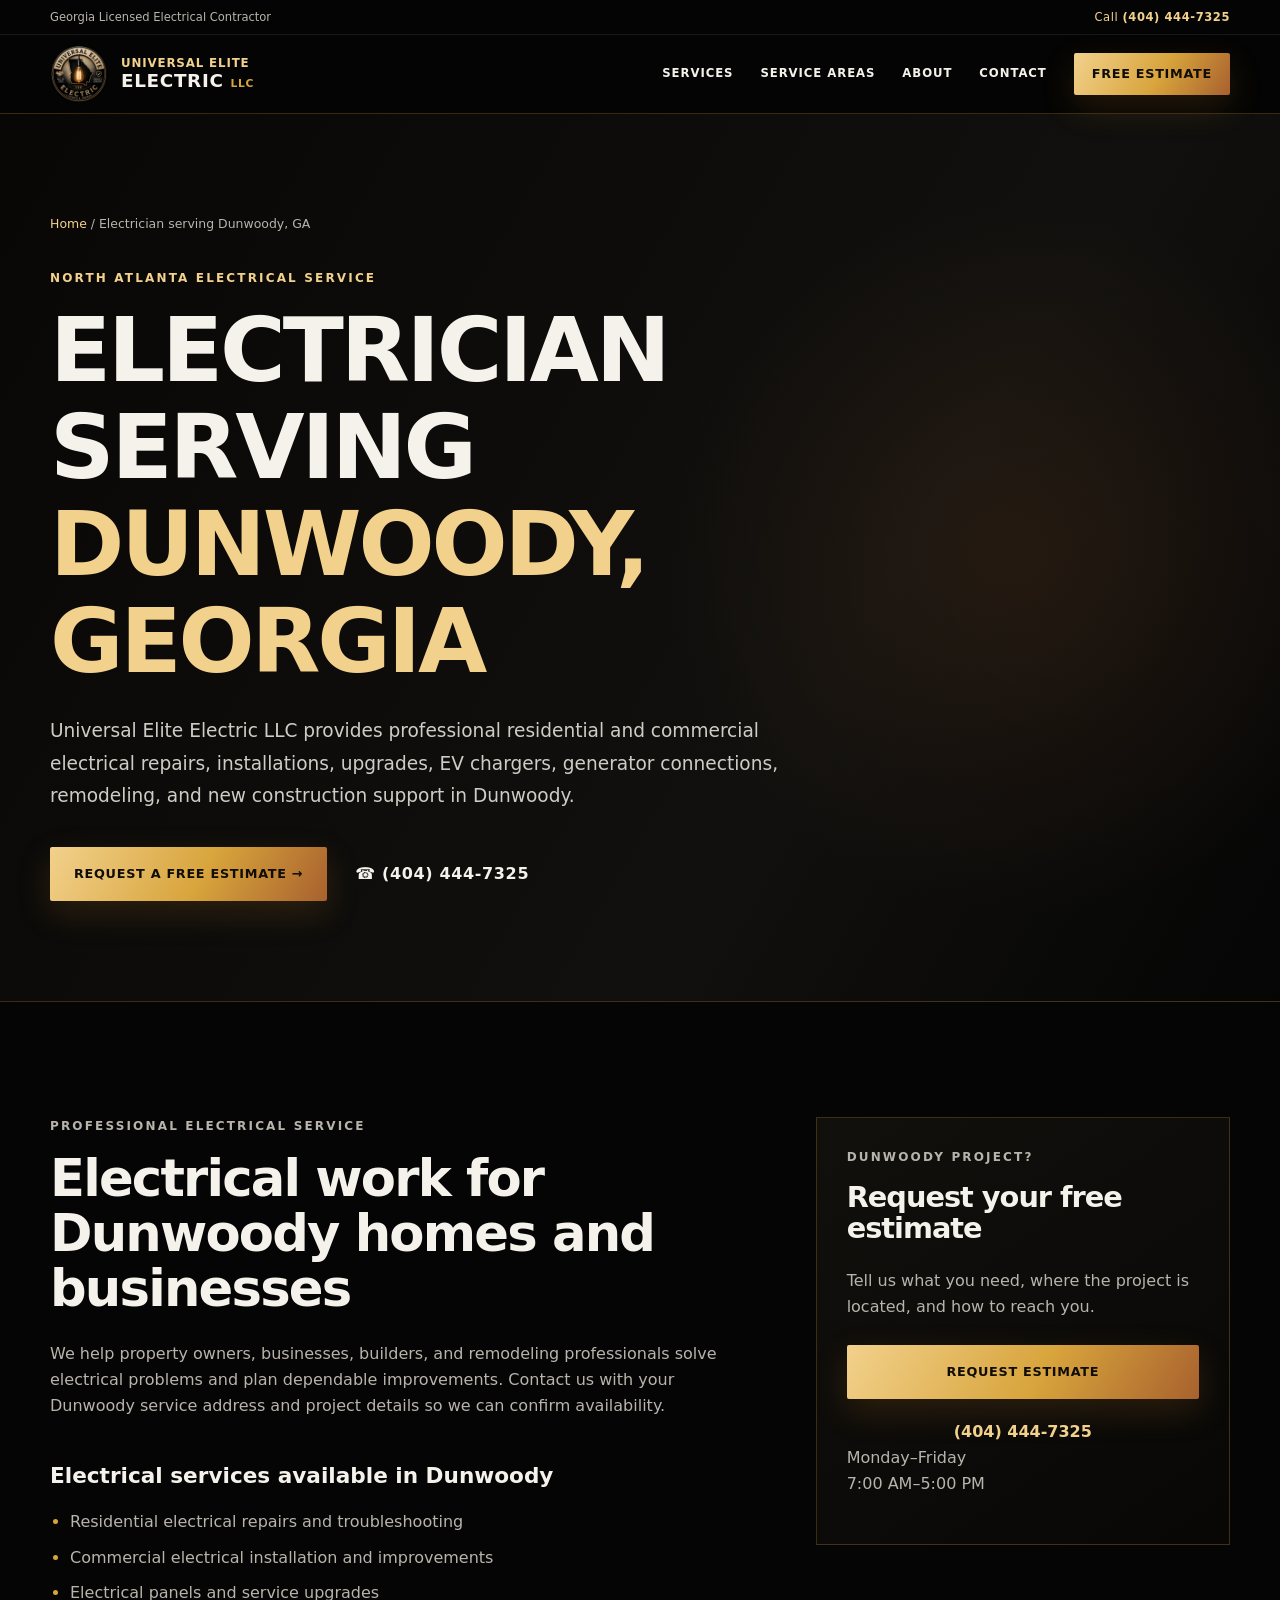
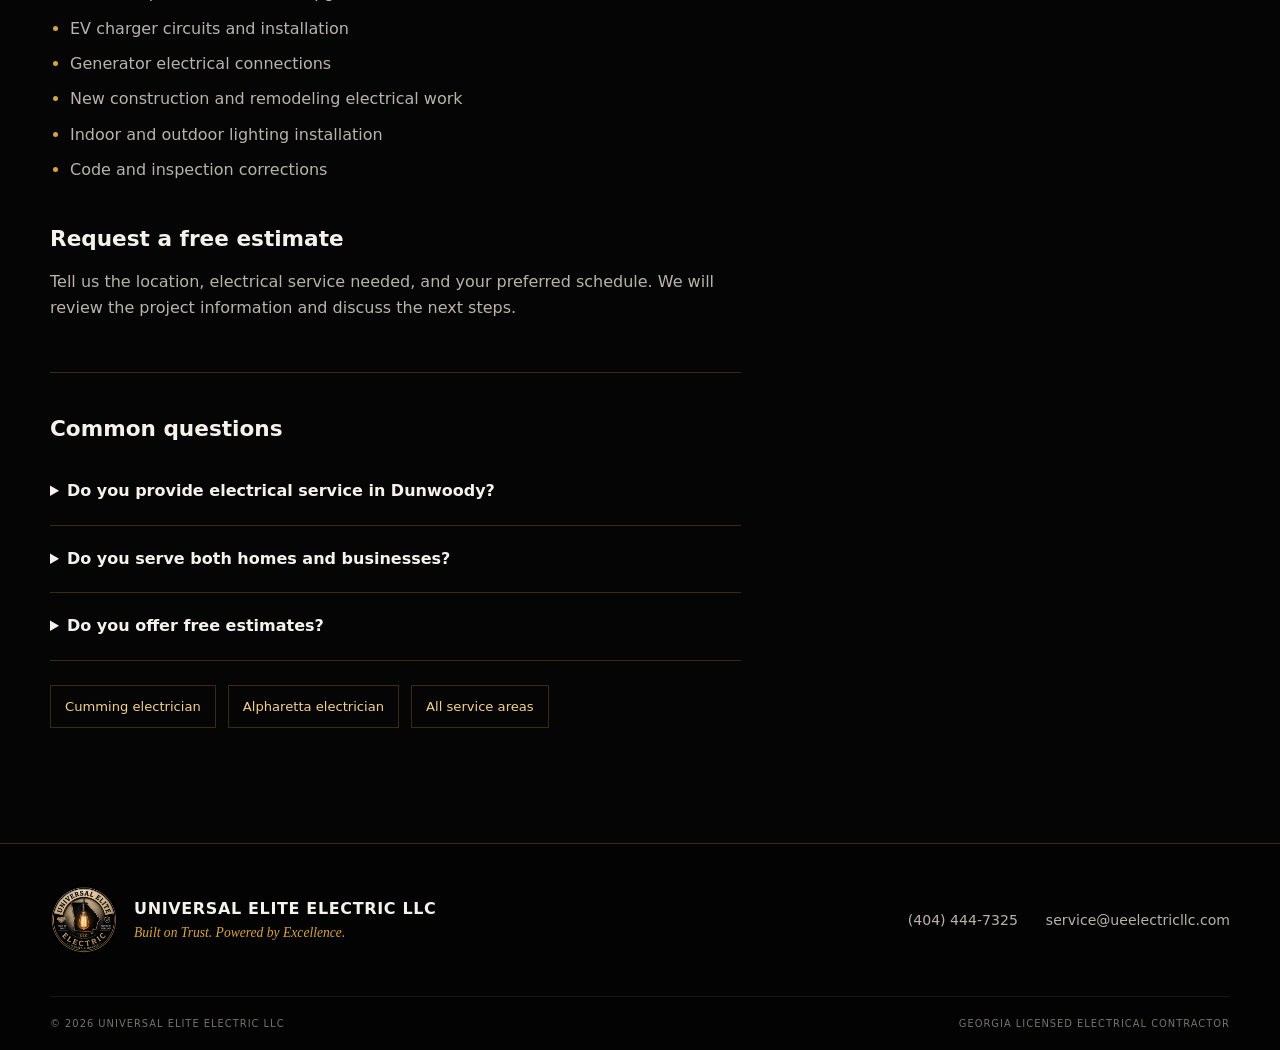
<file: electrician-dunwoody-ga.html>
<!doctype html><html lang="en-US"><head>
<meta charset="utf-8"><meta name="viewport" content="width=device-width,initial-scale=1">
<title>Electrician Serving Dunwoody, GA | Universal Elite Electric LLC</title>
<meta name="description" content="Licensed residential and commercial electrician serving Dunwoody, GA. Troubleshooting, panel upgrades, EV chargers, lighting, and remodeling.">
<meta name="robots" content="index,follow,max-image-preview:large,max-snippet:-1"><link rel="canonical" href="https://ueelectricllc.com/electrician-dunwoody-ga.html">
<link rel="icon" href="/logo-square.png"><link rel="stylesheet" href="/site.css?v=20261111"><link rel="stylesheet" href="/location.css"><meta name="theme-color" content="#050505">
<meta property="og:title" content="Electrician Serving Dunwoody, GA | Universal Elite Electric LLC"><meta property="og:description" content="Residential and commercial electrical service for Dunwoody properties."><meta property="og:type" content="website"><meta property="og:url" content="https://ueelectricllc.com/electrician-dunwoody-ga.html"><meta property="og:image" content="https://ueelectricllc.com/logo-square.png">
<script type="application/ld+json">{"@context":"https://schema.org","@type":"Service","name":"Electrical Services in Dunwoody, GA","serviceType":"Residential and commercial electrical services","provider":{"@id":"https://ueelectricllc.com/#business"},"areaServed":{"@type":"City","name":"Dunwoody, Georgia"},"url":"https://ueelectricllc.com/electrician-dunwoody-ga.html"}</script>
</head><body>
<a class="skip-link" href="#content">Skip to content</a><header class="site-header"><div class="utility-bar"><div class="shell utility-inner"><span>Georgia Licensed Electrical Contractor</span><a href="tel:4044447325">Call <strong>(404) 444-7325</strong></a></div></div><nav class="shell nav" aria-label="Main navigation"><a class="brand" href="/"><img src="/logo-square.png" alt="Universal Elite Electric LLC logo" width="58" height="58"><span><strong>UNIVERSAL ELITE</strong><b>ELECTRIC <em>LLC</em></b></span></a><button class="menu-toggle" aria-expanded="false" aria-controls="main-menu"><i></i><i></i><i></i><span class="sr-only">Menu</span></button><div id="main-menu" class="nav-links"><a href="/#services">Services</a><a href="/#areas">Service Areas</a><a href="/#about">About</a><a href="/#contact">Contact</a><a class="button button-small" href="/#estimate">Free Estimate</a></div></nav></header>
<main id="content"><section class="location-hero"><div class="shell"><p class="breadcrumb"><a href="/">Home</a> / Electrician serving Dunwoody, GA</p><p class="eyebrow">North Atlanta electrical service</p><h1>Electrician serving <span>Dunwoody, Georgia</span></h1><p class="lead">Universal Elite Electric LLC provides professional residential and commercial electrical repairs, installations, upgrades, EV chargers, generator connections, remodeling, and new construction support in Dunwoody.</p><div class="hero-actions"><a class="button" href="/#estimate">Request a Free Estimate →</a><a class="text-link" href="tel:4044447325">☎ (404) 444-7325</a></div></div></section>
<section class="section"><div class="shell content-grid"><article class="prose"><p class="eyebrow">Professional electrical service</p><h2>Electrical work for Dunwoody homes and businesses</h2><p>We help property owners, businesses, builders, and remodeling professionals solve electrical problems and plan dependable improvements. Contact us with your Dunwoody service address and project details so we can confirm availability.</p><h3>Electrical services available in Dunwoody</h3><ul><li>Residential electrical repairs and troubleshooting</li><li>Commercial electrical installation and improvements</li><li>Electrical panels and service upgrades</li><li>EV charger circuits and installation</li><li>Generator electrical connections</li><li>New construction and remodeling electrical work</li><li>Indoor and outdoor lighting installation</li><li>Code and inspection corrections</li></ul><h3>Request a free estimate</h3><p>Tell us the location, electrical service needed, and your preferred schedule. We will review the project information and discuss the next steps.</p><div class="faq"><h3>Common questions</h3><details><summary>Do you provide electrical service in Dunwoody?</summary><p>Yes. Dunwoody is included in our listed service area, subject to project type and scheduling.</p></details><details><summary>Do you serve both homes and businesses?</summary><p>Yes. We provide residential and commercial electrical services.</p></details><details><summary>Do you offer free estimates?</summary><p>Yes. Contact us with your project details to request a free estimate.</p></details></div><div class="nearby-links"><a href="/electrician-cumming-ga.html">Cumming electrician</a><a href="/electrician-alpharetta-ga.html">Alpharetta electrician</a><a href="/#areas">All service areas</a></div></article><aside><div class="side-card"><p class="eyebrow">Dunwoody project?</p><h2>Request your free estimate</h2><p>Tell us what you need, where the project is located, and how to reach you.</p><a class="button" href="/#estimate">Request Estimate</a><a class="phone" href="tel:4044447325">(404) 444-7325</a><p>Monday–Friday<br>7:00 AM–5:00 PM</p></div></aside></div></section></main>
<footer><div class="shell footer-main"><div class="footer-brand"><img src="/logo-square.png" alt="" width="68" height="68"><div><strong>Universal Elite Electric LLC</strong><span>Built on Trust. Powered by Excellence.</span></div></div><div class="footer-contact"><a href="tel:4044447325">(404) 444-7325</a><a href="mailto:service@ueelectricllc.com">service@ueelectricllc.com</a></div></div><div class="shell footer-bottom"><span>© 2026 Universal Elite Electric LLC</span><span>Georgia Licensed Electrical Contractor</span></div></footer><a class="mobile-call" href="tel:4044447325">☎ Call Now</a><script src="/site.js"></script>
</body></html>
</file>
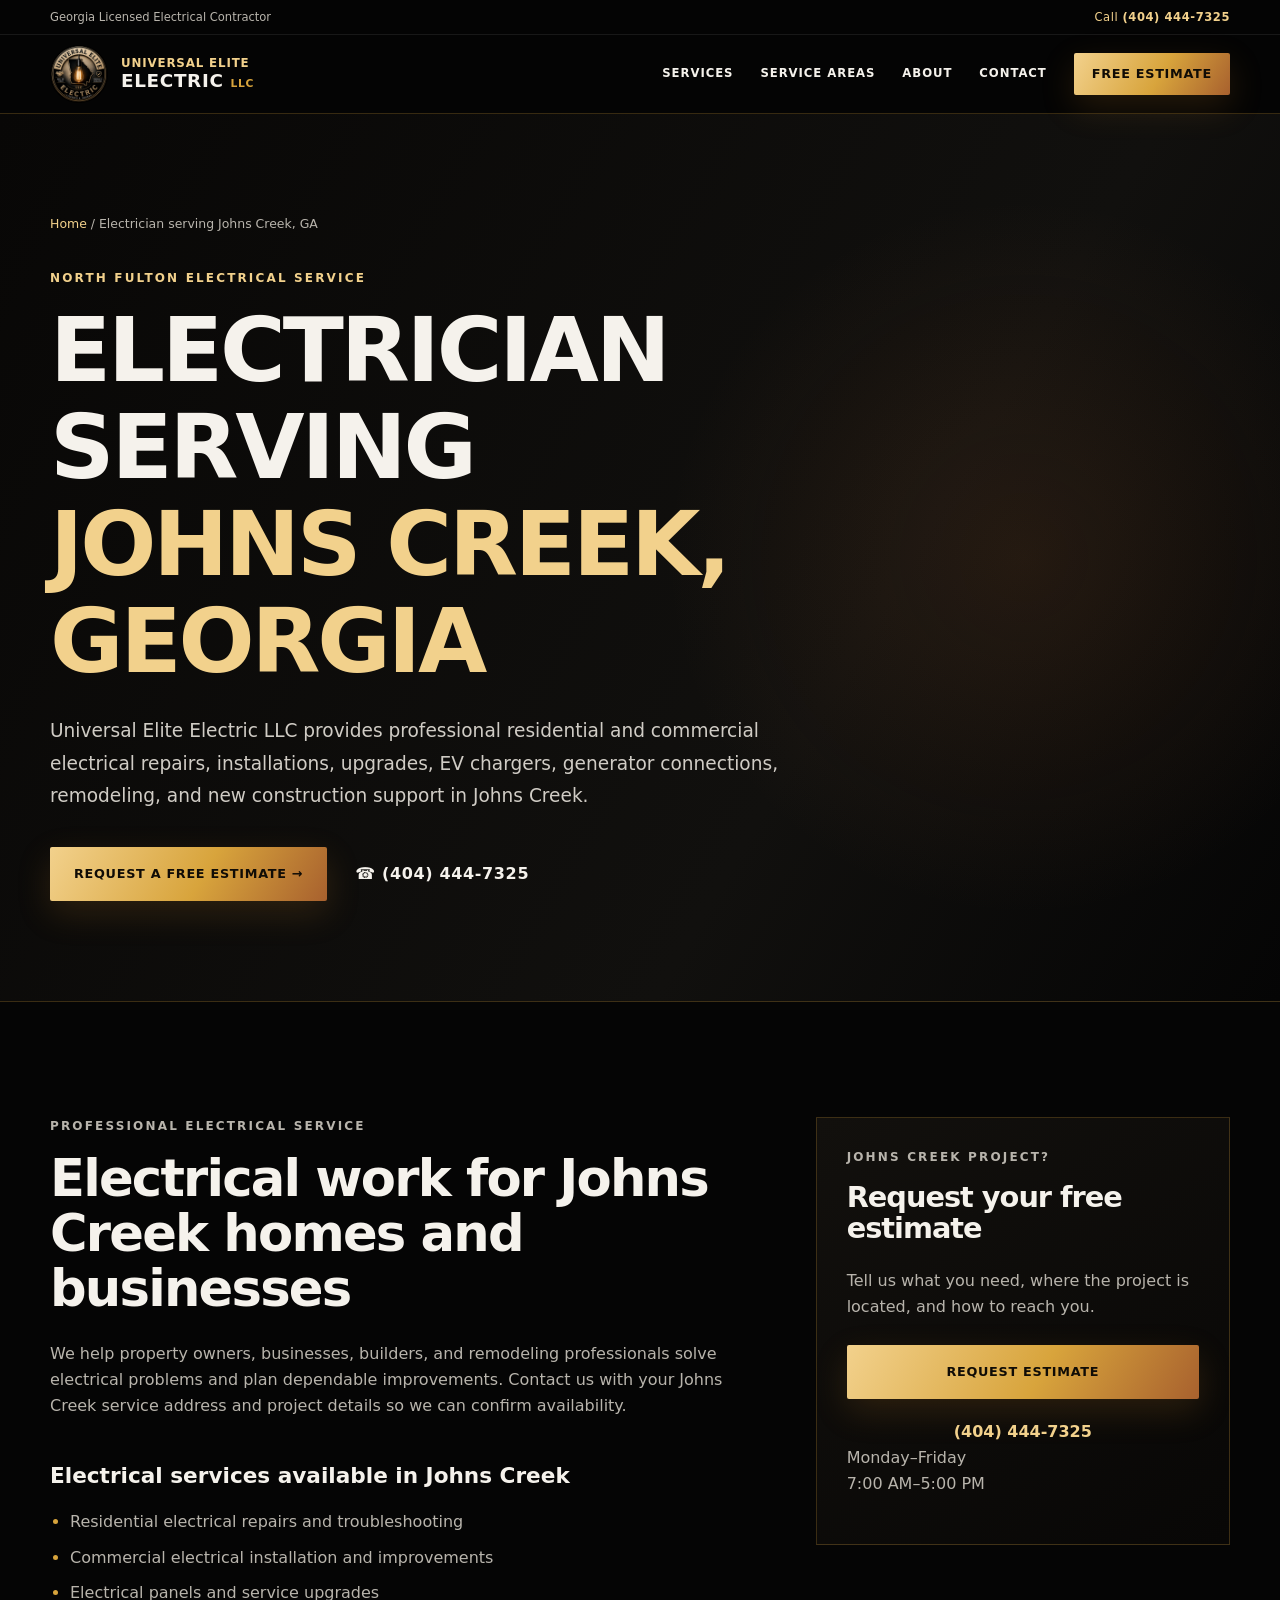
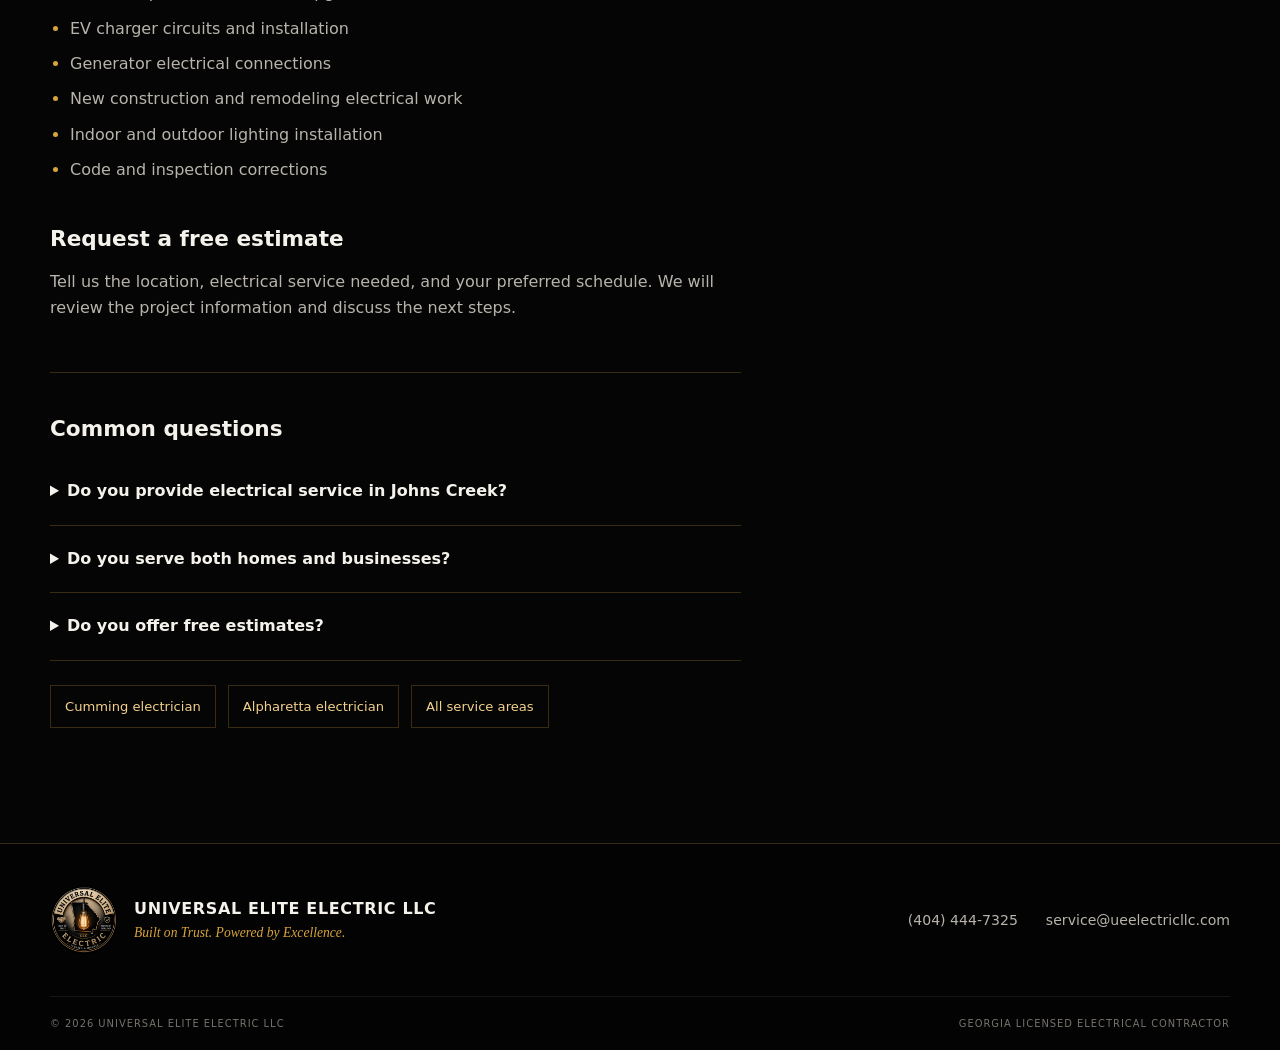
<file: electrician-johns-creek-ga.html>
<!doctype html><html lang="en-US"><head>
<meta charset="utf-8"><meta name="viewport" content="width=device-width,initial-scale=1">
<title>Electrician Serving Johns Creek, GA | Universal Elite Electric LLC</title>
<meta name="description" content="Licensed residential and commercial electrician serving Johns Creek, GA. Troubleshooting, panels, EV chargers, generators, lighting, and remodeling.">
<meta name="robots" content="index,follow,max-image-preview:large,max-snippet:-1"><link rel="canonical" href="https://ueelectricllc.com/electrician-johns-creek-ga.html">
<link rel="icon" href="/logo-square.png"><link rel="stylesheet" href="/site.css?v=20261111"><link rel="stylesheet" href="/location.css"><meta name="theme-color" content="#050505">
<meta property="og:title" content="Electrician Serving Johns Creek, GA | Universal Elite Electric LLC"><meta property="og:description" content="Residential and commercial electrical service for Johns Creek properties."><meta property="og:type" content="website"><meta property="og:url" content="https://ueelectricllc.com/electrician-johns-creek-ga.html"><meta property="og:image" content="https://ueelectricllc.com/logo-square.png">
<script type="application/ld+json">{"@context":"https://schema.org","@type":"Service","name":"Electrical Services in Johns Creek, GA","serviceType":"Residential and commercial electrical services","provider":{"@id":"https://ueelectricllc.com/#business"},"areaServed":{"@type":"City","name":"Johns Creek, Georgia"},"url":"https://ueelectricllc.com/electrician-johns-creek-ga.html"}</script>
</head><body>
<a class="skip-link" href="#content">Skip to content</a><header class="site-header"><div class="utility-bar"><div class="shell utility-inner"><span>Georgia Licensed Electrical Contractor</span><a href="tel:4044447325">Call <strong>(404) 444-7325</strong></a></div></div><nav class="shell nav" aria-label="Main navigation"><a class="brand" href="/"><img src="/logo-square.png" alt="Universal Elite Electric LLC logo" width="58" height="58"><span><strong>UNIVERSAL ELITE</strong><b>ELECTRIC <em>LLC</em></b></span></a><button class="menu-toggle" aria-expanded="false" aria-controls="main-menu"><i></i><i></i><i></i><span class="sr-only">Menu</span></button><div id="main-menu" class="nav-links"><a href="/#services">Services</a><a href="/#areas">Service Areas</a><a href="/#about">About</a><a href="/#contact">Contact</a><a class="button button-small" href="/#estimate">Free Estimate</a></div></nav></header>
<main id="content"><section class="location-hero"><div class="shell"><p class="breadcrumb"><a href="/">Home</a> / Electrician serving Johns Creek, GA</p><p class="eyebrow">North Fulton electrical service</p><h1>Electrician serving <span>Johns Creek, Georgia</span></h1><p class="lead">Universal Elite Electric LLC provides professional residential and commercial electrical repairs, installations, upgrades, EV chargers, generator connections, remodeling, and new construction support in Johns Creek.</p><div class="hero-actions"><a class="button" href="/#estimate">Request a Free Estimate →</a><a class="text-link" href="tel:4044447325">☎ (404) 444-7325</a></div></div></section>
<section class="section"><div class="shell content-grid"><article class="prose"><p class="eyebrow">Professional electrical service</p><h2>Electrical work for Johns Creek homes and businesses</h2><p>We help property owners, businesses, builders, and remodeling professionals solve electrical problems and plan dependable improvements. Contact us with your Johns Creek service address and project details so we can confirm availability.</p><h3>Electrical services available in Johns Creek</h3><ul><li>Residential electrical repairs and troubleshooting</li><li>Commercial electrical installation and improvements</li><li>Electrical panels and service upgrades</li><li>EV charger circuits and installation</li><li>Generator electrical connections</li><li>New construction and remodeling electrical work</li><li>Indoor and outdoor lighting installation</li><li>Code and inspection corrections</li></ul><h3>Request a free estimate</h3><p>Tell us the location, electrical service needed, and your preferred schedule. We will review the project information and discuss the next steps.</p><div class="faq"><h3>Common questions</h3><details><summary>Do you provide electrical service in Johns Creek?</summary><p>Yes. Johns Creek is included in our listed service area, subject to project type and scheduling.</p></details><details><summary>Do you serve both homes and businesses?</summary><p>Yes. We provide residential and commercial electrical services.</p></details><details><summary>Do you offer free estimates?</summary><p>Yes. Contact us with your project details to request a free estimate.</p></details></div><div class="nearby-links"><a href="/electrician-cumming-ga.html">Cumming electrician</a><a href="/electrician-alpharetta-ga.html">Alpharetta electrician</a><a href="/#areas">All service areas</a></div></article><aside><div class="side-card"><p class="eyebrow">Johns Creek project?</p><h2>Request your free estimate</h2><p>Tell us what you need, where the project is located, and how to reach you.</p><a class="button" href="/#estimate">Request Estimate</a><a class="phone" href="tel:4044447325">(404) 444-7325</a><p>Monday–Friday<br>7:00 AM–5:00 PM</p></div></aside></div></section></main>
<footer><div class="shell footer-main"><div class="footer-brand"><img src="/logo-square.png" alt="" width="68" height="68"><div><strong>Universal Elite Electric LLC</strong><span>Built on Trust. Powered by Excellence.</span></div></div><div class="footer-contact"><a href="tel:4044447325">(404) 444-7325</a><a href="mailto:service@ueelectricllc.com">service@ueelectricllc.com</a></div></div><div class="shell footer-bottom"><span>© 2026 Universal Elite Electric LLC</span><span>Georgia Licensed Electrical Contractor</span></div></footer><a class="mobile-call" href="tel:4044447325">☎ Call Now</a><script src="/site.js"></script>
</body></html>
</file>
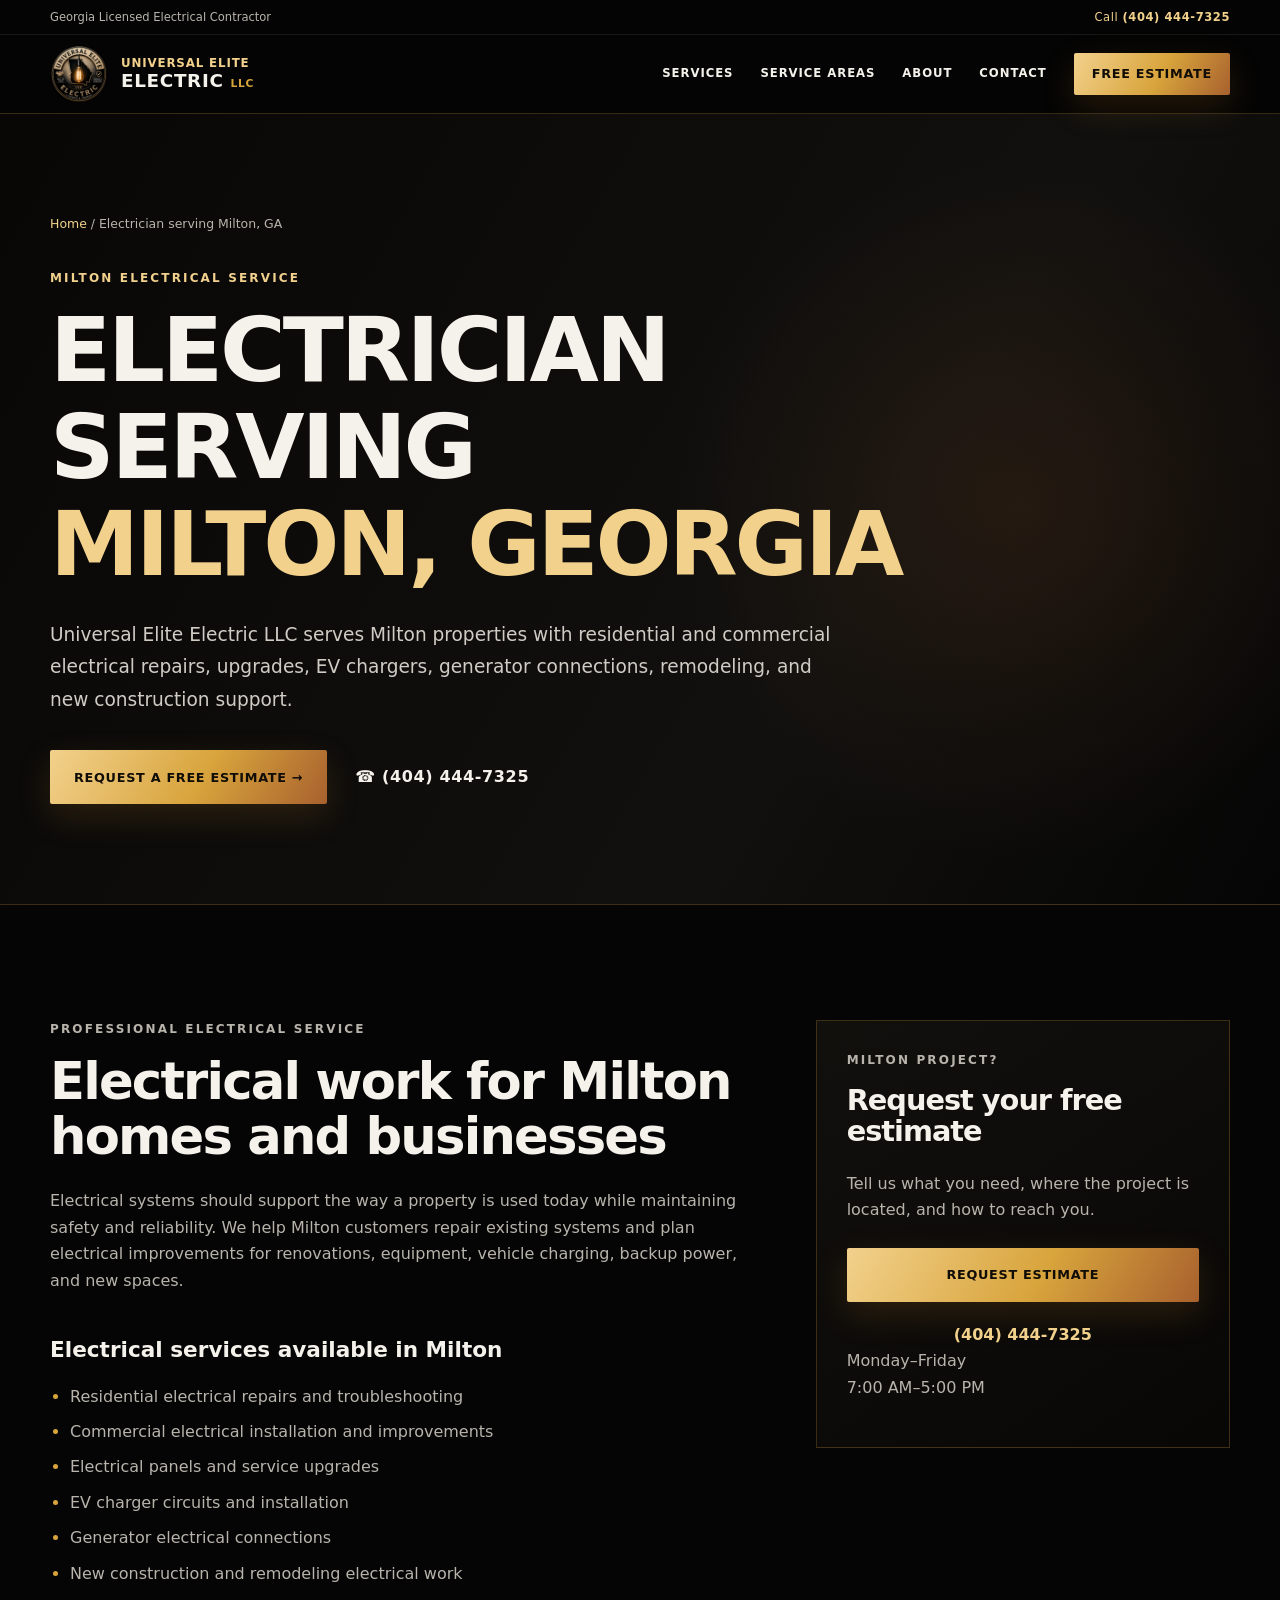
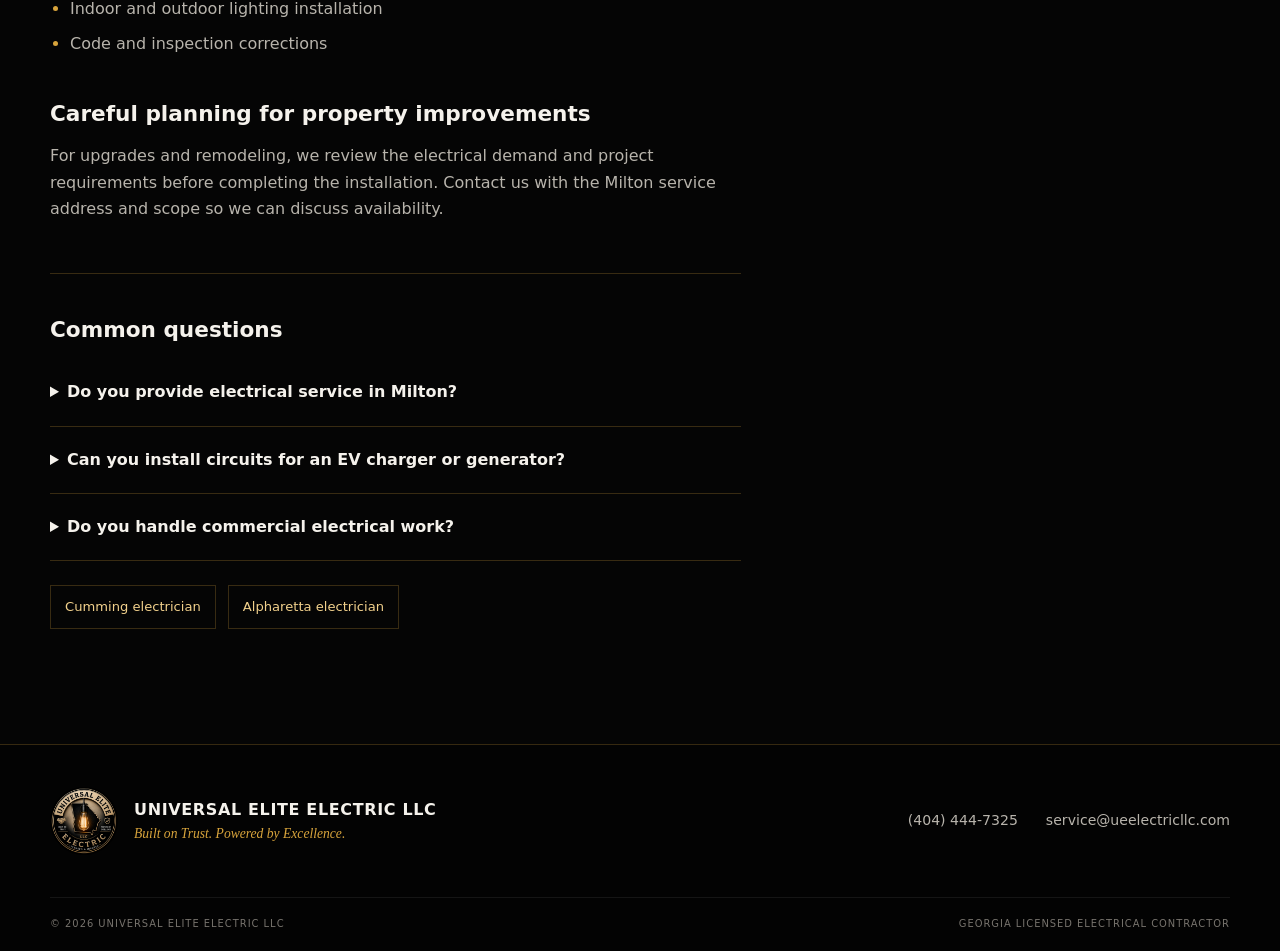
<file: electrician-milton-ga.html>
<!doctype html><html lang="en-US"><head>
<meta charset="utf-8"><meta name="viewport" content="width=device-width,initial-scale=1">
<title>Electrician Serving Milton, GA | Universal Elite Electric LLC</title>
<meta name="description" content="Licensed residential and commercial electrician serving Milton, GA. Panel upgrades, electrical repairs, EV chargers, generators, remodeling, and new construction.">
<meta name="robots" content="index,follow,max-image-preview:large,max-snippet:-1"><link rel="canonical" href="https://ueelectricllc.com/electrician-milton-ga.html">
<link rel="icon" href="/logo-square.png"><link rel="stylesheet" href="/site.css?v=20261111"><link rel="stylesheet" href="/location.css"><meta name="theme-color" content="#050505">
<meta property="og:title" content="Electrician Serving Milton, GA | Universal Elite Electric LLC"><meta property="og:description" content="Residential and commercial electrical service for Milton properties."><meta property="og:type" content="website"><meta property="og:url" content="https://ueelectricllc.com/electrician-milton-ga.html"><meta property="og:image" content="https://ueelectricllc.com/logo-square.png">
<script type="application/ld+json">{"@context":"https://schema.org","@type":"Service","name":"Electrical Services in Milton, GA","serviceType":"Residential and commercial electrical services","provider":{"@id":"https://ueelectricllc.com/#business"},"areaServed":{"@type":"City","name":"Milton, Georgia"},"url":"https://ueelectricllc.com/electrician-milton-ga.html"}</script>
</head><body>
<a class="skip-link" href="#content">Skip to content</a><header class="site-header"><div class="utility-bar"><div class="shell utility-inner"><span>Georgia Licensed Electrical Contractor</span><a href="tel:4044447325">Call <strong>(404) 444-7325</strong></a></div></div><nav class="shell nav" aria-label="Main navigation"><a class="brand" href="/"><img src="/logo-square.png" alt="Universal Elite Electric LLC logo" width="58" height="58"><span><strong>UNIVERSAL ELITE</strong><b>ELECTRIC <em>LLC</em></b></span></a><button class="menu-toggle" aria-expanded="false" aria-controls="main-menu"><i></i><i></i><i></i><span class="sr-only">Menu</span></button><div id="main-menu" class="nav-links"><a href="/#services">Services</a><a href="/#areas">Service Areas</a><a href="/#about">About</a><a href="/#contact">Contact</a><a class="button button-small" href="/#estimate">Free Estimate</a></div></nav></header>
<main id="content"><section class="location-hero"><div class="shell"><p class="breadcrumb"><a href="/">Home</a> / Electrician serving Milton, GA</p><p class="eyebrow">Milton electrical service</p><h1>Electrician serving <span>Milton, Georgia</span></h1><p class="lead">Universal Elite Electric LLC serves Milton properties with residential and commercial electrical repairs, upgrades, EV chargers, generator connections, remodeling, and new construction support.</p><div class="hero-actions"><a class="button" href="/#estimate">Request a Free Estimate →</a><a class="text-link" href="tel:4044447325">☎ (404) 444-7325</a></div></div></section>
<section class="section"><div class="shell content-grid"><article class="prose"><p class="eyebrow">Professional electrical service</p><h2>Electrical work for Milton homes and businesses</h2><p>Electrical systems should support the way a property is used today while maintaining safety and reliability. We help Milton customers repair existing systems and plan electrical improvements for renovations, equipment, vehicle charging, backup power, and new spaces.</p><h3>Electrical services available in Milton</h3><ul><li>Residential electrical repairs and troubleshooting</li><li>Commercial electrical installation and improvements</li><li>Electrical panels and service upgrades</li><li>EV charger circuits and installation</li><li>Generator electrical connections</li><li>New construction and remodeling electrical work</li><li>Indoor and outdoor lighting installation</li><li>Code and inspection corrections</li></ul><h3>Careful planning for property improvements</h3><p>For upgrades and remodeling, we review the electrical demand and project requirements before completing the installation. Contact us with the Milton service address and scope so we can discuss availability.</p><div class="faq"><h3>Common questions</h3><details><summary>Do you provide electrical service in Milton?</summary><p>Yes. Milton is included in our listed service area, subject to project type and scheduling.</p></details><details><summary>Can you install circuits for an EV charger or generator?</summary><p>Yes. We provide EV charger and generator electrical installations after confirming equipment and property requirements.</p></details><details><summary>Do you handle commercial electrical work?</summary><p>Yes. We provide commercial electrical services as well as residential work.</p></details></div><div class="nearby-links"><a href="/electrician-cumming-ga.html">Cumming electrician</a><a href="/electrician-alpharetta-ga.html">Alpharetta electrician</a></div></article><aside><div class="side-card"><p class="eyebrow">Milton project?</p><h2>Request your free estimate</h2><p>Tell us what you need, where the project is located, and how to reach you.</p><a class="button" href="/#estimate">Request Estimate</a><a class="phone" href="tel:4044447325">(404) 444-7325</a><p>Monday–Friday<br>7:00 AM–5:00 PM</p></div></aside></div></section></main>
<footer><div class="shell footer-main"><div class="footer-brand"><img src="/logo-square.png" alt="" width="68" height="68"><div><strong>Universal Elite Electric LLC</strong><span>Built on Trust. Powered by Excellence.</span></div></div><div class="footer-contact"><a href="tel:4044447325">(404) 444-7325</a><a href="mailto:service@ueelectricllc.com">service@ueelectricllc.com</a></div></div><div class="shell footer-bottom"><span>© 2026 Universal Elite Electric LLC</span><span>Georgia Licensed Electrical Contractor</span></div></footer><a class="mobile-call" href="tel:4044447325">☎ Call Now</a><script src="/site.js"></script>
</body></html>
</file>
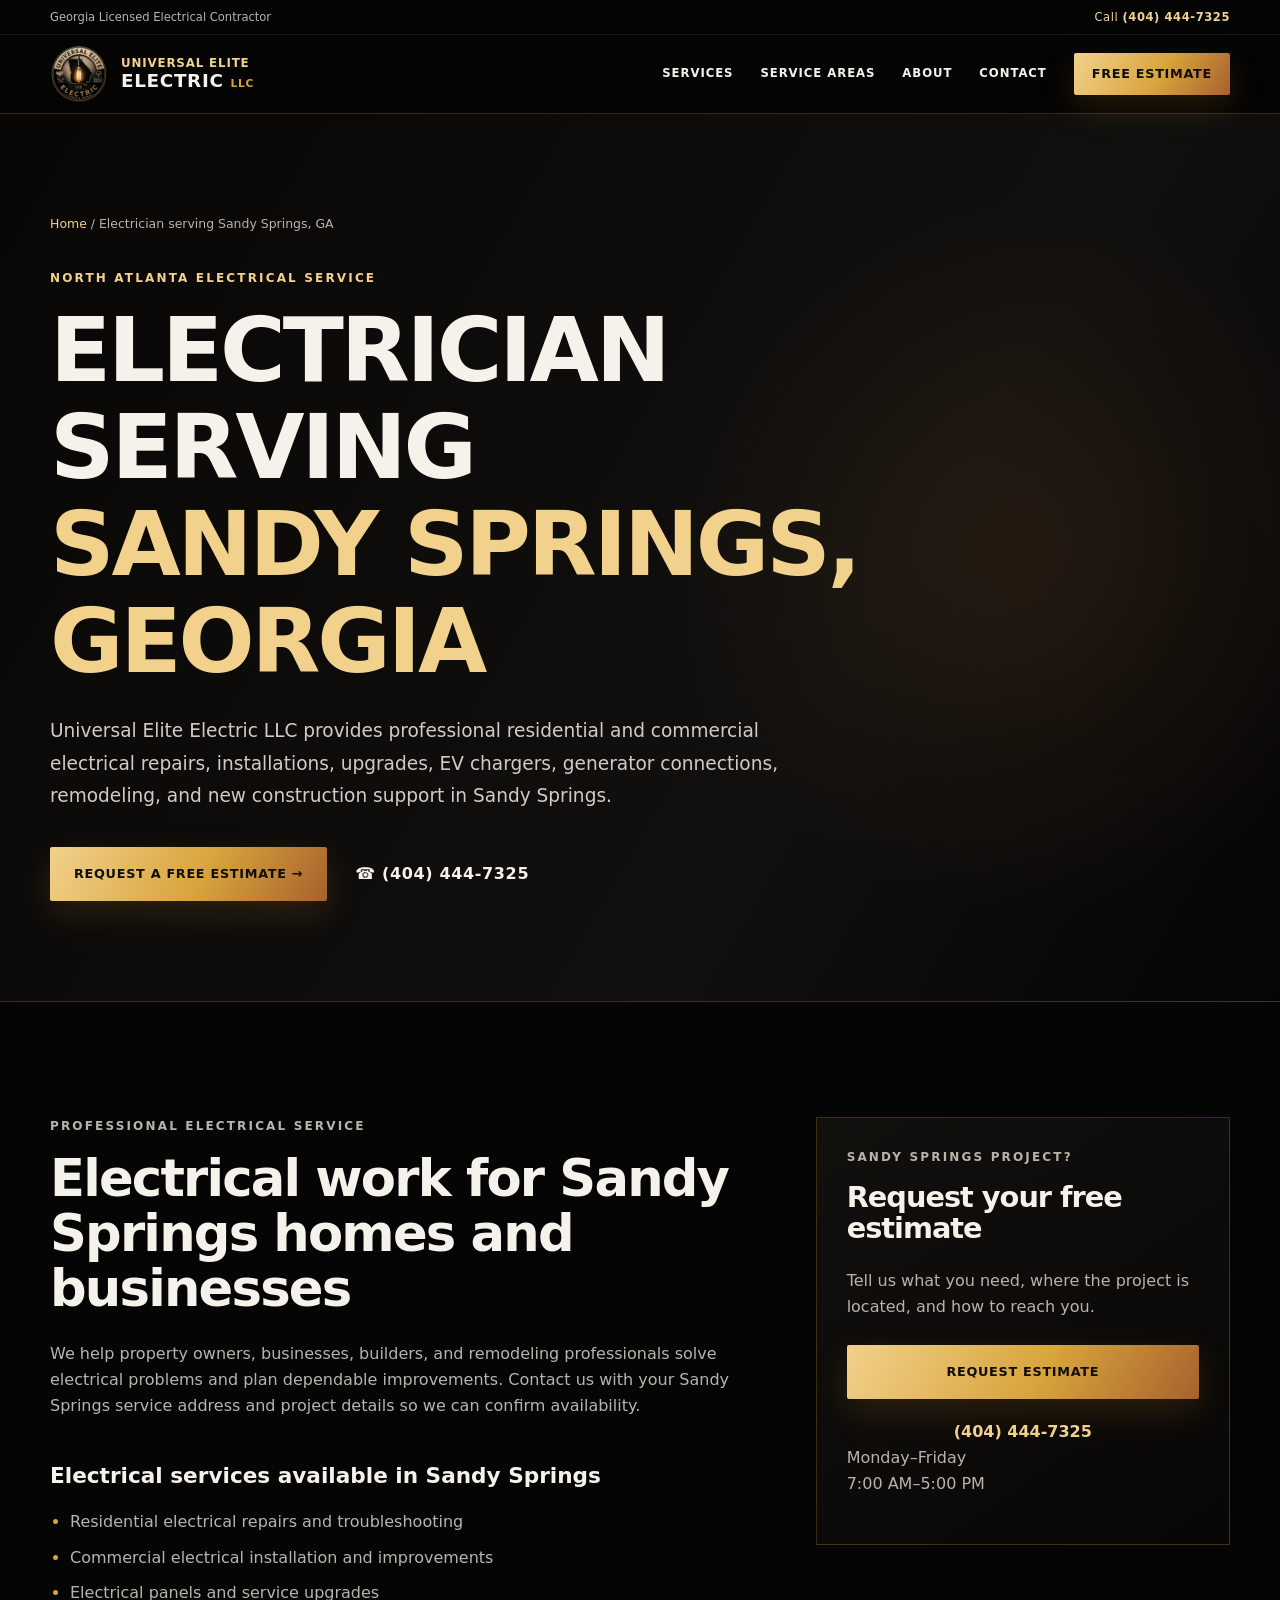
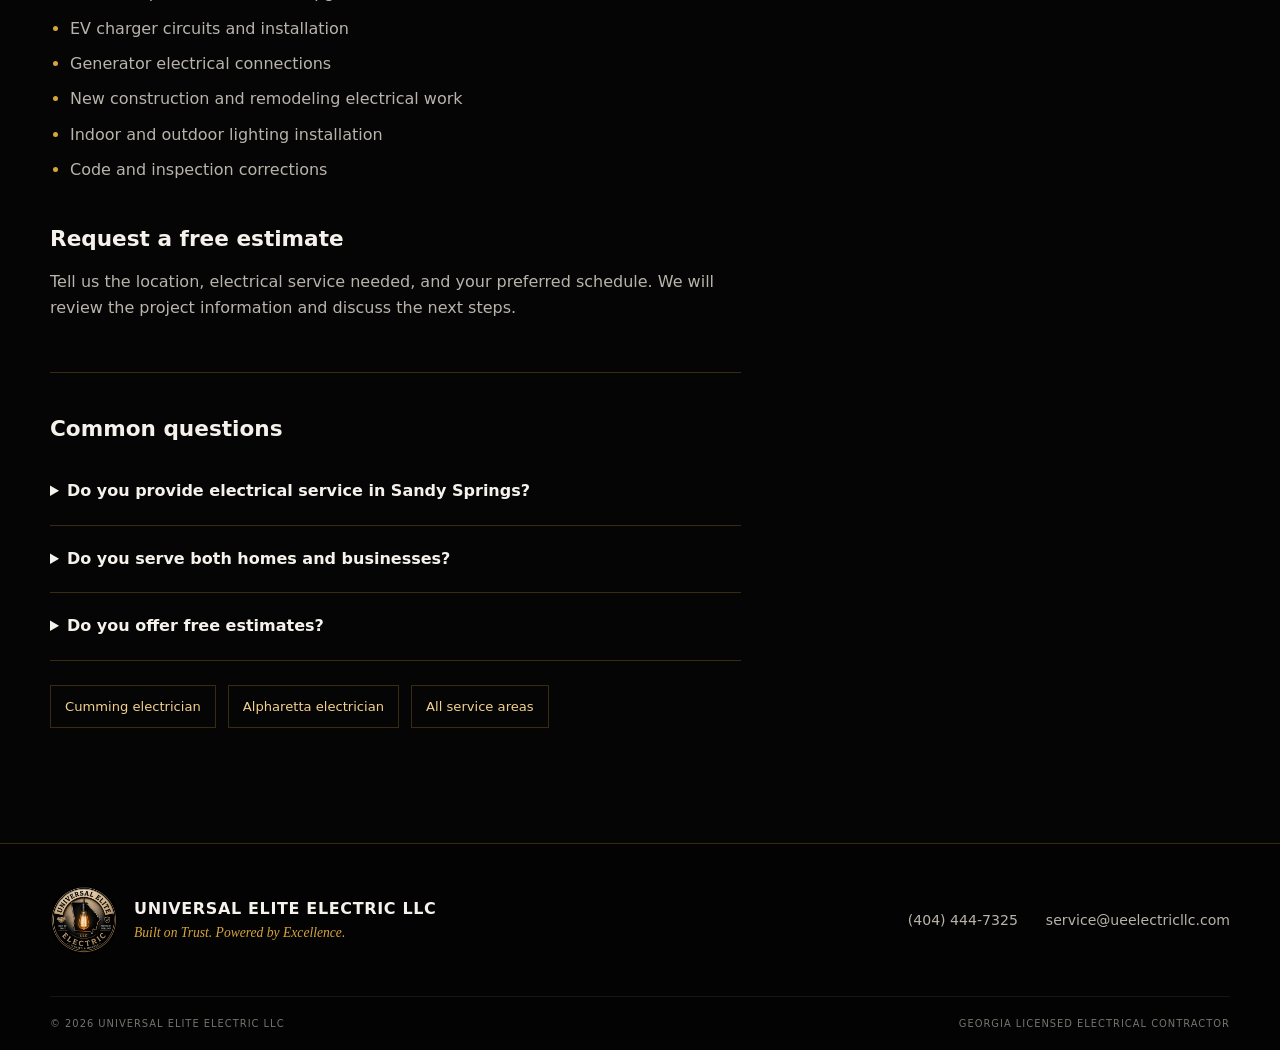
<file: electrician-sandy-springs-ga.html>
<!doctype html><html lang="en-US"><head>
<meta charset="utf-8"><meta name="viewport" content="width=device-width,initial-scale=1">
<title>Electrician Serving Sandy Springs, GA | Universal Elite Electric LLC</title>
<meta name="description" content="Licensed residential and commercial electrician serving Sandy Springs, GA. Repairs, panels, EV chargers, generators, lighting, and remodeling.">
<meta name="robots" content="index,follow,max-image-preview:large,max-snippet:-1"><link rel="canonical" href="https://ueelectricllc.com/electrician-sandy-springs-ga.html">
<link rel="icon" href="/logo-square.png"><link rel="stylesheet" href="/site.css?v=20261111"><link rel="stylesheet" href="/location.css"><meta name="theme-color" content="#050505">
<meta property="og:title" content="Electrician Serving Sandy Springs, GA | Universal Elite Electric LLC"><meta property="og:description" content="Residential and commercial electrical service for Sandy Springs properties."><meta property="og:type" content="website"><meta property="og:url" content="https://ueelectricllc.com/electrician-sandy-springs-ga.html"><meta property="og:image" content="https://ueelectricllc.com/logo-square.png">
<script type="application/ld+json">{"@context":"https://schema.org","@type":"Service","name":"Electrical Services in Sandy Springs, GA","serviceType":"Residential and commercial electrical services","provider":{"@id":"https://ueelectricllc.com/#business"},"areaServed":{"@type":"City","name":"Sandy Springs, Georgia"},"url":"https://ueelectricllc.com/electrician-sandy-springs-ga.html"}</script>
</head><body>
<a class="skip-link" href="#content">Skip to content</a><header class="site-header"><div class="utility-bar"><div class="shell utility-inner"><span>Georgia Licensed Electrical Contractor</span><a href="tel:4044447325">Call <strong>(404) 444-7325</strong></a></div></div><nav class="shell nav" aria-label="Main navigation"><a class="brand" href="/"><img src="/logo-square.png" alt="Universal Elite Electric LLC logo" width="58" height="58"><span><strong>UNIVERSAL ELITE</strong><b>ELECTRIC <em>LLC</em></b></span></a><button class="menu-toggle" aria-expanded="false" aria-controls="main-menu"><i></i><i></i><i></i><span class="sr-only">Menu</span></button><div id="main-menu" class="nav-links"><a href="/#services">Services</a><a href="/#areas">Service Areas</a><a href="/#about">About</a><a href="/#contact">Contact</a><a class="button button-small" href="/#estimate">Free Estimate</a></div></nav></header>
<main id="content"><section class="location-hero"><div class="shell"><p class="breadcrumb"><a href="/">Home</a> / Electrician serving Sandy Springs, GA</p><p class="eyebrow">North Atlanta electrical service</p><h1>Electrician serving <span>Sandy Springs, Georgia</span></h1><p class="lead">Universal Elite Electric LLC provides professional residential and commercial electrical repairs, installations, upgrades, EV chargers, generator connections, remodeling, and new construction support in Sandy Springs.</p><div class="hero-actions"><a class="button" href="/#estimate">Request a Free Estimate →</a><a class="text-link" href="tel:4044447325">☎ (404) 444-7325</a></div></div></section>
<section class="section"><div class="shell content-grid"><article class="prose"><p class="eyebrow">Professional electrical service</p><h2>Electrical work for Sandy Springs homes and businesses</h2><p>We help property owners, businesses, builders, and remodeling professionals solve electrical problems and plan dependable improvements. Contact us with your Sandy Springs service address and project details so we can confirm availability.</p><h3>Electrical services available in Sandy Springs</h3><ul><li>Residential electrical repairs and troubleshooting</li><li>Commercial electrical installation and improvements</li><li>Electrical panels and service upgrades</li><li>EV charger circuits and installation</li><li>Generator electrical connections</li><li>New construction and remodeling electrical work</li><li>Indoor and outdoor lighting installation</li><li>Code and inspection corrections</li></ul><h3>Request a free estimate</h3><p>Tell us the location, electrical service needed, and your preferred schedule. We will review the project information and discuss the next steps.</p><div class="faq"><h3>Common questions</h3><details><summary>Do you provide electrical service in Sandy Springs?</summary><p>Yes. Sandy Springs is included in our listed service area, subject to project type and scheduling.</p></details><details><summary>Do you serve both homes and businesses?</summary><p>Yes. We provide residential and commercial electrical services.</p></details><details><summary>Do you offer free estimates?</summary><p>Yes. Contact us with your project details to request a free estimate.</p></details></div><div class="nearby-links"><a href="/electrician-cumming-ga.html">Cumming electrician</a><a href="/electrician-alpharetta-ga.html">Alpharetta electrician</a><a href="/#areas">All service areas</a></div></article><aside><div class="side-card"><p class="eyebrow">Sandy Springs project?</p><h2>Request your free estimate</h2><p>Tell us what you need, where the project is located, and how to reach you.</p><a class="button" href="/#estimate">Request Estimate</a><a class="phone" href="tel:4044447325">(404) 444-7325</a><p>Monday–Friday<br>7:00 AM–5:00 PM</p></div></aside></div></section></main>
<footer><div class="shell footer-main"><div class="footer-brand"><img src="/logo-square.png" alt="" width="68" height="68"><div><strong>Universal Elite Electric LLC</strong><span>Built on Trust. Powered by Excellence.</span></div></div><div class="footer-contact"><a href="tel:4044447325">(404) 444-7325</a><a href="mailto:service@ueelectricllc.com">service@ueelectricllc.com</a></div></div><div class="shell footer-bottom"><span>© 2026 Universal Elite Electric LLC</span><span>Georgia Licensed Electrical Contractor</span></div></footer><a class="mobile-call" href="tel:4044447325">☎ Call Now</a><script src="/site.js"></script>
</body></html>
</file>
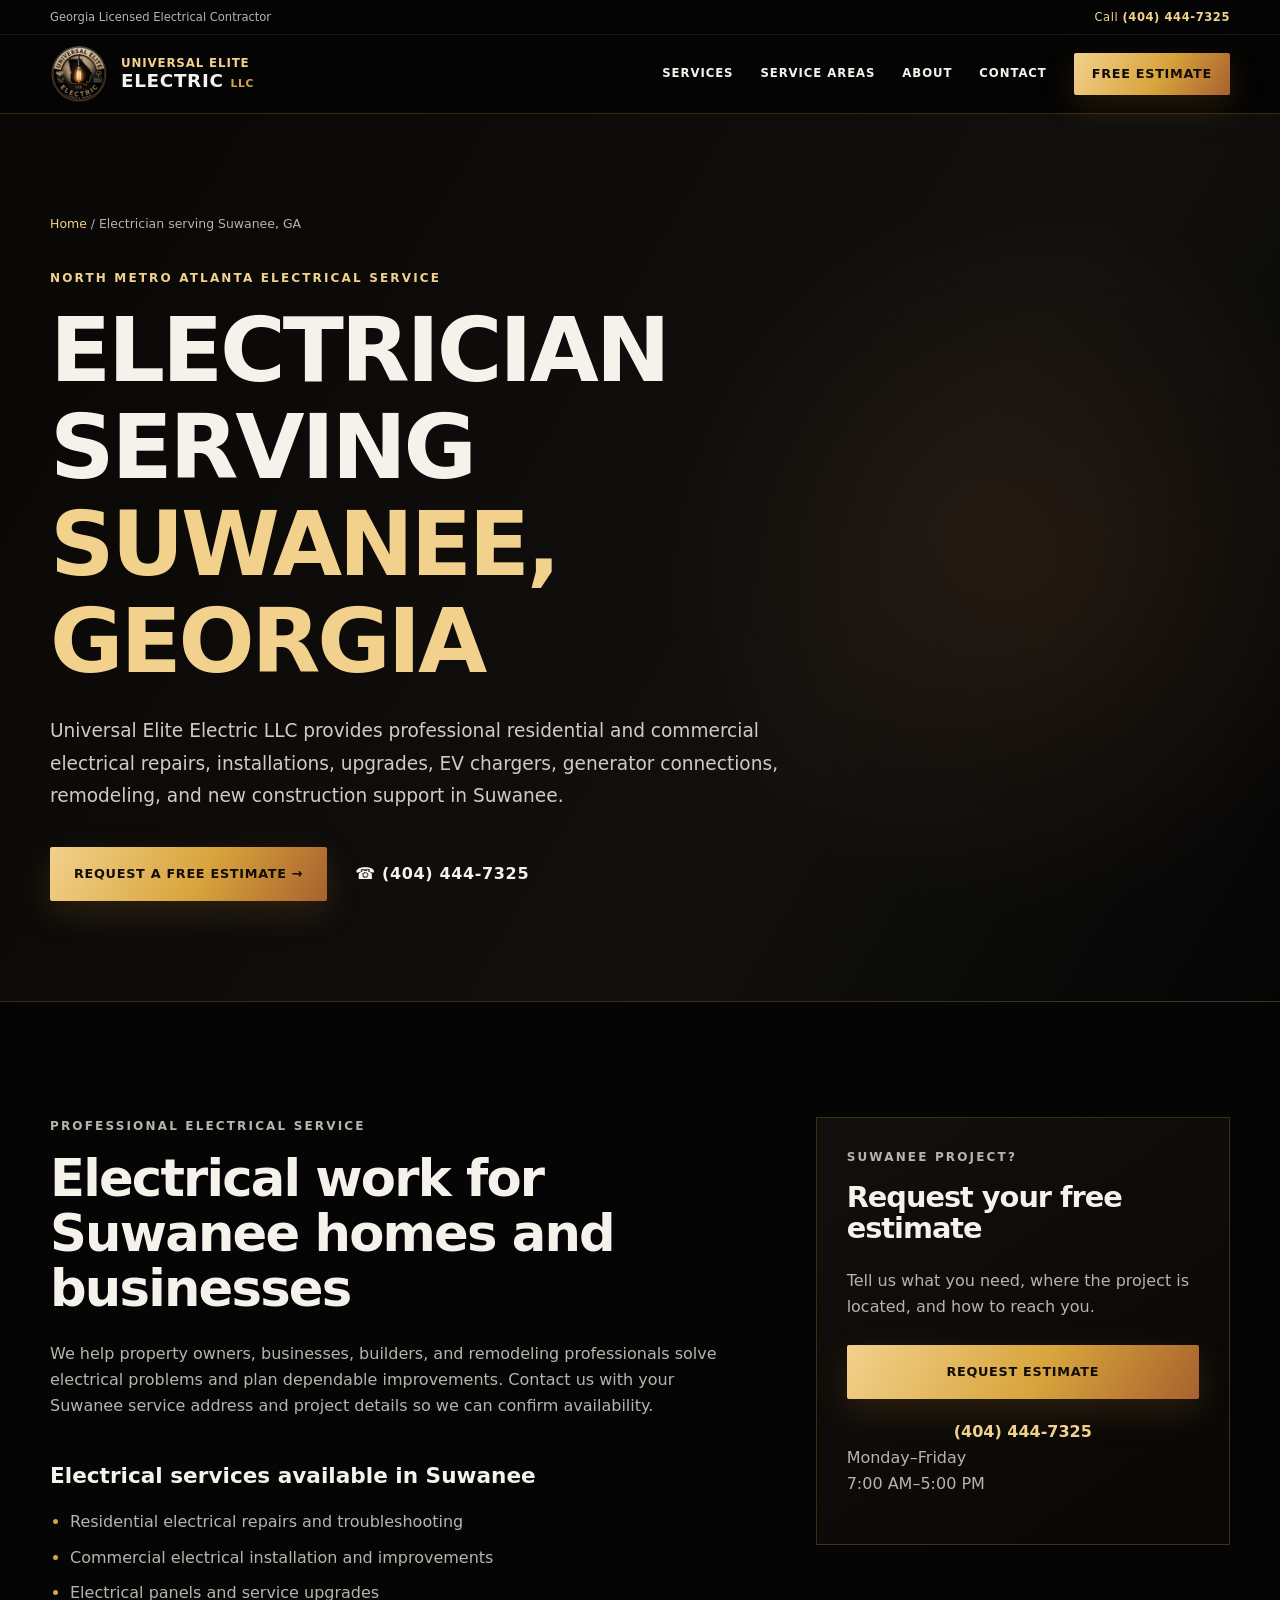
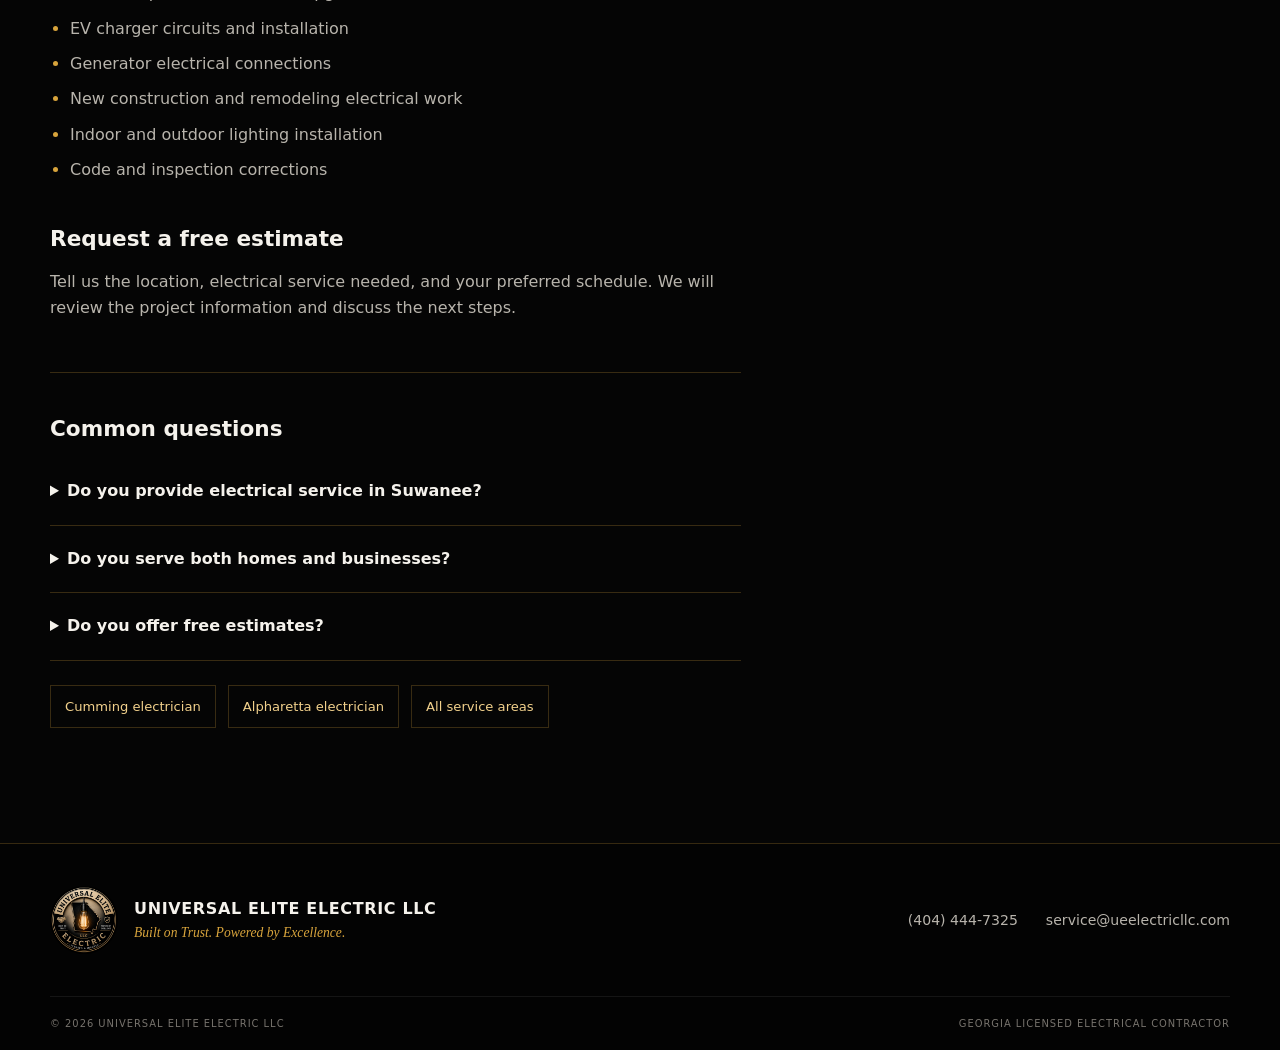
<file: electrician-suwanee-ga.html>
<!doctype html><html lang="en-US"><head>
<meta charset="utf-8"><meta name="viewport" content="width=device-width,initial-scale=1">
<title>Electrician Serving Suwanee, GA | Universal Elite Electric LLC</title>
<meta name="description" content="Licensed residential and commercial electrician serving Suwanee, GA. Electrical repairs, panel upgrades, EV chargers, generators, and remodeling.">
<meta name="robots" content="index,follow,max-image-preview:large,max-snippet:-1"><link rel="canonical" href="https://ueelectricllc.com/electrician-suwanee-ga.html">
<link rel="icon" href="/logo-square.png"><link rel="stylesheet" href="/site.css?v=20261111"><link rel="stylesheet" href="/location.css"><meta name="theme-color" content="#050505">
<meta property="og:title" content="Electrician Serving Suwanee, GA | Universal Elite Electric LLC"><meta property="og:description" content="Residential and commercial electrical service for Suwanee properties."><meta property="og:type" content="website"><meta property="og:url" content="https://ueelectricllc.com/electrician-suwanee-ga.html"><meta property="og:image" content="https://ueelectricllc.com/logo-square.png">
<script type="application/ld+json">{"@context":"https://schema.org","@type":"Service","name":"Electrical Services in Suwanee, GA","serviceType":"Residential and commercial electrical services","provider":{"@id":"https://ueelectricllc.com/#business"},"areaServed":{"@type":"City","name":"Suwanee, Georgia"},"url":"https://ueelectricllc.com/electrician-suwanee-ga.html"}</script>
</head><body>
<a class="skip-link" href="#content">Skip to content</a><header class="site-header"><div class="utility-bar"><div class="shell utility-inner"><span>Georgia Licensed Electrical Contractor</span><a href="tel:4044447325">Call <strong>(404) 444-7325</strong></a></div></div><nav class="shell nav" aria-label="Main navigation"><a class="brand" href="/"><img src="/logo-square.png" alt="Universal Elite Electric LLC logo" width="58" height="58"><span><strong>UNIVERSAL ELITE</strong><b>ELECTRIC <em>LLC</em></b></span></a><button class="menu-toggle" aria-expanded="false" aria-controls="main-menu"><i></i><i></i><i></i><span class="sr-only">Menu</span></button><div id="main-menu" class="nav-links"><a href="/#services">Services</a><a href="/#areas">Service Areas</a><a href="/#about">About</a><a href="/#contact">Contact</a><a class="button button-small" href="/#estimate">Free Estimate</a></div></nav></header>
<main id="content"><section class="location-hero"><div class="shell"><p class="breadcrumb"><a href="/">Home</a> / Electrician serving Suwanee, GA</p><p class="eyebrow">North Metro Atlanta electrical service</p><h1>Electrician serving <span>Suwanee, Georgia</span></h1><p class="lead">Universal Elite Electric LLC provides professional residential and commercial electrical repairs, installations, upgrades, EV chargers, generator connections, remodeling, and new construction support in Suwanee.</p><div class="hero-actions"><a class="button" href="/#estimate">Request a Free Estimate →</a><a class="text-link" href="tel:4044447325">☎ (404) 444-7325</a></div></div></section>
<section class="section"><div class="shell content-grid"><article class="prose"><p class="eyebrow">Professional electrical service</p><h2>Electrical work for Suwanee homes and businesses</h2><p>We help property owners, businesses, builders, and remodeling professionals solve electrical problems and plan dependable improvements. Contact us with your Suwanee service address and project details so we can confirm availability.</p><h3>Electrical services available in Suwanee</h3><ul><li>Residential electrical repairs and troubleshooting</li><li>Commercial electrical installation and improvements</li><li>Electrical panels and service upgrades</li><li>EV charger circuits and installation</li><li>Generator electrical connections</li><li>New construction and remodeling electrical work</li><li>Indoor and outdoor lighting installation</li><li>Code and inspection corrections</li></ul><h3>Request a free estimate</h3><p>Tell us the location, electrical service needed, and your preferred schedule. We will review the project information and discuss the next steps.</p><div class="faq"><h3>Common questions</h3><details><summary>Do you provide electrical service in Suwanee?</summary><p>Yes. Suwanee is included in our listed service area, subject to project type and scheduling.</p></details><details><summary>Do you serve both homes and businesses?</summary><p>Yes. We provide residential and commercial electrical services.</p></details><details><summary>Do you offer free estimates?</summary><p>Yes. Contact us with your project details to request a free estimate.</p></details></div><div class="nearby-links"><a href="/electrician-cumming-ga.html">Cumming electrician</a><a href="/electrician-alpharetta-ga.html">Alpharetta electrician</a><a href="/#areas">All service areas</a></div></article><aside><div class="side-card"><p class="eyebrow">Suwanee project?</p><h2>Request your free estimate</h2><p>Tell us what you need, where the project is located, and how to reach you.</p><a class="button" href="/#estimate">Request Estimate</a><a class="phone" href="tel:4044447325">(404) 444-7325</a><p>Monday–Friday<br>7:00 AM–5:00 PM</p></div></aside></div></section></main>
<footer><div class="shell footer-main"><div class="footer-brand"><img src="/logo-square.png" alt="" width="68" height="68"><div><strong>Universal Elite Electric LLC</strong><span>Built on Trust. Powered by Excellence.</span></div></div><div class="footer-contact"><a href="tel:4044447325">(404) 444-7325</a><a href="mailto:service@ueelectricllc.com">service@ueelectricllc.com</a></div></div><div class="shell footer-bottom"><span>© 2026 Universal Elite Electric LLC</span><span>Georgia Licensed Electrical Contractor</span></div></footer><a class="mobile-call" href="tel:4044447325">☎ Call Now</a><script src="/site.js"></script>
</body></html>
</file>
<file: site.css>
:root{--black:#050505;--panel:#0c0c0c;--gold:#d8a43c;--gold-light:#f2d18c;--copper:#a8612e;--white:#f5f2ec;--muted:#b8b4ac;--line:#d8a43c3d}*{box-sizing:border-box}html{scroll-behavior:smooth;scroll-padding-top:110px}body{background:var(--black);color:var(--white);margin:0;font-family:Inter,ui-sans-serif,system-ui,-apple-system,BlinkMacSystemFont,"Segoe UI",sans-serif;line-height:1.65}a{color:inherit;text-decoration:none}button,input,select,textarea{font:inherit}img{max-width:100%;display:block}.shell{width:min(1180px,100% - 40px);margin-inline:auto}.skip-link{position:fixed;top:-80px;left:16px;z-index:100;background:var(--gold);color:#080706;padding:10px 16px;font-weight:800}.skip-link:focus{top:16px}.sr-only{clip:rect(0,0,0,0);white-space:nowrap;border:0;width:1px;height:1px;margin:-1px;padding:0;position:absolute;overflow:hidden}.eyebrow{color:var(--gold-light);text-transform:uppercase;letter-spacing:.18em;margin:0 0 14px;font-size:.75rem;font-weight:800}h1,h2,h3,p{margin-top:0}h1,h2{letter-spacing:-.035em;line-height:1.08}h2{margin-bottom:24px;font-size:clamp(2.25rem,5vw,4.35rem)}.button{background:linear-gradient(120deg,var(--gold-light),var(--gold) 55%,var(--copper));color:#100c06;letter-spacing:.055em;text-transform:uppercase;cursor:pointer;border:0;border-radius:2px;display:inline-flex;justify-content:center;align-items:center;gap:16px;min-height:54px;padding:14px 24px;font-size:.8rem;font-weight:900;transition:.2s;box-shadow:0 12px 34px #c47e282e}.button:hover{filter:brightness(1.08);transform:translateY(-2px)}.button:focus-visible,a:focus-visible,button:focus-visible,input:focus-visible,select:focus-visible,textarea:focus-visible{outline:3px solid var(--gold-light);outline-offset:3px}.button-small{min-height:42px;padding:10px 18px}.site-header{z-index:50;backdrop-filter:blur(16px);border-bottom:1px solid var(--line);background:#050505ed;position:sticky;top:0}.utility-bar{color:var(--muted);border-bottom:1px solid #ffffff14;font-size:.72rem}.utility-inner{display:flex;justify-content:space-between;align-items:center;gap:18px;min-height:34px}.utility-inner a{color:var(--gold-light);letter-spacing:.05em}.nav{display:flex;justify-content:space-between;align-items:center;height:78px}.brand{display:flex;align-items:center;gap:13px}.brand img{object-fit:cover;border-radius:50%;width:58px;height:58px}.brand span{display:flex;flex-direction:column;letter-spacing:.07em;font-size:.76rem;line-height:1.15}.brand span strong{color:var(--gold-light);font-size:.74rem}.brand span b{letter-spacing:.035em;font-size:1.15rem}.brand span em{color:var(--gold);font-size:.67rem;font-style:normal}.nav-links{display:flex;text-transform:uppercase;letter-spacing:.08em;align-items:center;gap:27px;font-size:.73rem;font-weight:700}.nav-links>a:not(.button){padding:25px 0}.nav-links>a:not(.button):hover{color:var(--gold-light)}.menu-toggle{background:none;border:0;padding:12px;display:none}.menu-toggle i{display:block;background:var(--gold-light);width:25px;height:2px;margin:5px 0}.hero{background:radial-gradient(circle at 78% 43%,#a8612e26,transparent 30%),linear-gradient(115deg,#060606 0%,#0b0907 65%,#050505 100%);min-height:690px;display:flex;align-items:center;position:relative;overflow:hidden}.hero:before{content:"";opacity:.26;background-image:linear-gradient(#ffffff06 1px,transparent 1px),linear-gradient(90deg,#ffffff06 1px,transparent 1px);background-size:48px 48px;position:absolute;inset:0;mask-image:linear-gradient(90deg,#000,transparent 85%)}.hero-grid{z-index:1;display:grid;grid-template-columns:1.35fr .65fr;align-items:center;gap:70px;padding-block:88px;position:relative}.hero-copy h1{text-transform:uppercase;max-width:850px;margin:0 0 28px;font-size:clamp(3rem,6vw,6rem);font-weight:850}.hero-copy h1 span{color:transparent;-webkit-text-stroke:1px var(--gold-light);text-shadow:0 0 40px #d8a43c1f;display:block}.lead{color:#d0ccc5;max-width:760px;font-size:clamp(1rem,1.8vw,1.16rem);line-height:1.75}.hero-actions{display:flex;flex-wrap:wrap;align-items:center;gap:28px;margin-top:34px}.text-link{letter-spacing:.04em;font-weight:800}.text-link span{color:var(--gold);margin-right:8px}.trust-row{color:var(--muted);text-transform:uppercase;letter-spacing:.07em;display:flex;flex-wrap:wrap;gap:26px;margin-top:42px;font-size:.75rem;font-weight:700}.trust-row b{color:var(--gold);margin-right:6px}.hero-mark{text-align:center}.logo-halo{position:relative}.logo-halo:before{content:"";filter:blur(55px);opacity:.22;background:#d47726;border-radius:50%;position:absolute;inset:12%}.logo-halo img{filter:drop-shadow(0 24px 34px #000000b3);width:min(100%,410px);margin:auto;position:relative;border-radius:50%}.hero-mark p{text-transform:uppercase;letter-spacing:.12em;color:var(--gold-light);margin:18px 0 0;font-size:.74rem;font-weight:800}.hero-mark p span{color:var(--white)}.statement{border-block:1px solid var(--line);background:linear-gradient(90deg,#0c0906,#15100b,#080706)}.statement-inner{display:flex;justify-content:space-between;align-items:center;gap:30px;min-height:96px}.statement p{color:var(--gold-light);margin:0;font-family:Georgia,serif;font-size:1.2rem;font-style:italic}.statement span{color:var(--muted);text-transform:uppercase;letter-spacing:.08em;text-align:right;font-size:.7rem;font-weight:700}.statement i{color:var(--gold);margin:0 10px}.section{padding:115px 0}.services-section{background:#080808}.section-heading{display:grid;grid-template-columns:1.2fr .8fr;align-items:end;gap:80px;margin-bottom:56px}.section-heading h2{margin:0}.section-heading>p{color:var(--muted);max-width:520px;margin-bottom:8px}.services-grid{border-top:1px solid var(--line);border-left:1px solid var(--line);display:grid;grid-template-columns:repeat(3,1fr)}.service-card{border-right:1px solid var(--line);border-bottom:1px solid var(--line);background:linear-gradient(145deg,#ffffff06,transparent);min-height:250px;padding:28px 26px;transition:.25s}.service-card:hover{background:linear-gradient(145deg,#d8a43c21,#a8612e06);transform:translateY(-3px)}.service-card>span{color:var(--gold);font-family:Georgia,serif;font-size:.82rem;font-style:italic}.service-card h3{margin:45px 0 15px;font-size:1.1rem;line-height:1.3}.service-card p{color:var(--muted);margin:0;font-size:.88rem}.areas-section{background:radial-gradient(circle at 75%,#a8612e18,transparent 35%),#050505}.area-grid{display:grid;grid-template-columns:repeat(3,1fr);gap:20px}.area-card{border:1px solid var(--line);background:linear-gradient(145deg,#12100d,#080706);padding:32px;min-height:290px;display:flex;flex-direction:column;transition:.2s}.area-card:hover{border-color:var(--gold);transform:translateY(-4px)}.area-card>span{color:var(--gold);text-transform:uppercase;letter-spacing:.13em;font-size:.67rem;font-weight:800}.area-card h3{font-size:1.45rem;line-height:1.25;margin:40px 0 15px}.area-card p{color:var(--muted);font-size:.9rem}.area-card b{color:var(--gold-light);margin-top:auto;font-size:.82rem}.about-section{background:radial-gradient(circle at 18%,#a8612e1f,transparent 34%),#050505;border-block:1px solid #ffffff0f}.about-grid{display:grid;grid-template-columns:.82fr 1.18fr;align-items:center;gap:100px}.about-emblem img{width:min(100%,470px);border-radius:50%;margin:auto}.about-copy>p:not(.eyebrow){color:var(--muted);max-width:700px;font-size:1.05rem;line-height:1.8}.values{border-top:1px solid var(--line);margin-top:42px}.values>div{border-bottom:1px solid var(--line);display:grid;grid-template-columns:54px 1fr;gap:18px;padding:18px 0}.values span{color:var(--gold);font-family:Georgia,serif;font-style:italic}.values p{color:var(--muted);margin:0;font-size:.87rem}.values strong{display:block;color:var(--white);margin-bottom:2px;font-size:.95rem}.contact-section{background:linear-gradient(125deg,#0d0b09,#070707 70%)}.contact-grid{display:grid;grid-template-columns:.8fr 1.2fr;gap:90px}.contact-copy>p:not(.eyebrow){color:var(--muted);max-width:430px}.contact-list{border-top:1px solid var(--line);margin-top:44px}.contact-list>a,.contact-list>div{border-bottom:1px solid var(--line);padding:18px 0;display:block}.contact-list span{color:var(--gold);text-transform:uppercase;letter-spacing:.14em;margin-bottom:4px;font-size:.65rem;display:block}.contact-list strong{font-size:.96rem;font-weight:650}.estimate-form{background:#040404b8;border:1px solid #d8a43c6b;padding:42px;box-shadow:0 30px 80px #00000059}.estimate-form label{color:#dbd6ce;text-transform:uppercase;letter-spacing:.1em;margin-bottom:18px;font-size:.66rem;font-weight:750;display:block}.estimate-form input,.estimate-form select,.estimate-form textarea{width:100%;color:var(--white);text-transform:none;letter-spacing:normal;background:#0c0c0c;border:1px solid #39342d;border-radius:2px;margin-top:7px;padding:13px 14px}.estimate-form textarea{resize:vertical}.form-row{display:grid;grid-template-columns:1fr 1fr;gap:18px}.submit-button{width:100%;margin-top:4px}.form-note{text-align:center;color:#8f8b84;margin:12px 0 0;font-size:.72rem}footer{border-top:1px solid var(--line);background:#030303}.footer-main{display:flex;justify-content:space-between;align-items:center;gap:30px;padding-block:42px}.footer-brand{display:flex;align-items:center;gap:16px}.footer-brand img{width:68px;border-radius:50%}.footer-brand strong,.footer-brand span{display:block}.footer-brand strong{text-transform:uppercase;letter-spacing:.04em}.footer-brand span{color:var(--gold);font-family:Georgia,serif;font-size:.85rem;font-style:italic}.footer-contact{color:var(--muted);display:flex;gap:28px;font-size:.88rem}.footer-contact a:hover{color:var(--gold-light)}.footer-bottom{color:#77736d;text-transform:uppercase;letter-spacing:.1em;border-top:1px solid #ffffff12;display:flex;justify-content:space-between;align-items:center;gap:20px;min-height:54px;font-size:.62rem}.mobile-call{display:none}@media(max-width:1000px){.hero-grid{grid-template-columns:1fr .55fr;gap:25px}.services-grid{grid-template-columns:repeat(2,1fr)}.about-grid,.contact-grid{gap:50px}.nav-links{gap:16px}.area-grid{grid-template-columns:1fr 1fr}.area-card:last-child{grid-column:1/-1}}@media(max-width:760px){html{scroll-padding-top:78px}.shell{width:min(100% - 30px,1180px)}.utility-inner>span{display:none}.utility-inner{justify-content:center}.nav{height:68px}.brand img{width:48px;height:48px}.brand span b{font-size:.95rem}.brand span strong{font-size:.61rem}.menu-toggle{display:block}.nav-links{border-bottom:1px solid var(--line);background:#080808;flex-direction:column;align-items:stretch;gap:0;padding:14px 20px 24px;display:none;position:absolute;top:102px;left:0;right:0;box-shadow:0 24px 40px #0000008c}.nav-links.open{display:flex}.nav-links>a:not(.button){border-bottom:1px solid #ffffff12;padding:14px 8px}.nav-links .button{margin-top:14px}.hero{min-height:auto}.hero-grid{grid-template-columns:1fr;padding-block:70px 52px}.hero-copy h1{font-size:clamp(2.8rem,13vw,4.6rem)}.hero-mark{grid-row:1}.logo-halo img{width:230px}.hero-mark p{display:none}.hero-actions{flex-direction:column;align-items:stretch;gap:20px}.hero-actions .button{width:100%}.hero-actions .text-link{text-align:center}.trust-row{gap:12px 20px}.statement-inner,.section-heading,.about-grid,.contact-grid{grid-template-columns:1fr;display:grid}.statement-inner{gap:8px;padding-block:22px}.statement span{text-align:left}.section{padding:78px 0}.section-heading{gap:8px;margin-bottom:36px}.services-grid,.area-grid{grid-template-columns:1fr}.area-card:last-child{grid-column:auto}.service-card{min-height:auto}.service-card h3{margin-top:30px}.about-grid{gap:48px}.about-emblem{max-width:360px;margin:auto}.contact-grid{gap:52px}.estimate-form{padding:24px 20px}.form-row{grid-template-columns:1fr;gap:0}.footer-main{flex-direction:column;align-items:flex-start}.footer-contact{flex-direction:column;gap:8px}.footer-bottom{flex-direction:column;justify-content:center;align-items:flex-start;padding-block:16px}body{padding-bottom:56px}.mobile-call{z-index:60;background:linear-gradient(110deg,var(--gold-light),var(--gold),var(--copper));color:#0b0804;text-transform:uppercase;letter-spacing:.08em;display:flex;justify-content:center;align-items:center;gap:9px;height:56px;font-weight:900;position:fixed;bottom:0;left:0;right:0;box-shadow:0 -6px 28px #00000080}}@media(prefers-reduced-motion:reduce){html{scroll-behavior:auto}*{transition:none!important}}
img{height:auto}
</file>
<file: home.css>
@media(max-width:760px){.hero-copy{grid-row:1}.hero-mark{grid-row:2;margin-top:24px}.hero-mark .logo-halo img{width:190px}.hero{background:radial-gradient(circle at 50% 75%,#a8612e20,transparent 28%),linear-gradient(115deg,#060606,#0b0907 65%,#050505)}}
</file>
<file: location.css>
.location-hero{background:radial-gradient(circle at 80%,#a8612e24,transparent 32%),linear-gradient(120deg,#080706,#11100e 65%,#050505);border-bottom:1px solid var(--line);padding:100px 0}.location-hero h1{text-transform:uppercase;max-width:900px;margin:0 0 26px;font-size:clamp(3rem,7vw,6.5rem);font-weight:850}.location-hero h1 span{color:var(--gold-light);display:block}.location-hero .lead{max-width:790px}.breadcrumb{color:var(--muted);font-size:.78rem;margin-bottom:34px}.breadcrumb a{color:var(--gold-light)}.content-grid{display:grid;grid-template-columns:1.25fr .75fr;gap:75px}.prose h2{font-size:clamp(2rem,4vw,3.25rem)}.prose h3{font-size:1.35rem;margin:38px 0 12px}.prose p,.prose li{color:var(--muted)}.prose ul{padding-left:20px}.prose li{margin:9px 0}.prose li::marker{color:var(--gold)}.side-card{border:1px solid var(--line);background:linear-gradient(145deg,#12100d,#080706);padding:30px;position:sticky;top:140px}.side-card h2{font-size:1.8rem}.side-card p{color:var(--muted)}.side-card .button{width:100%;margin:8px 0}.side-card .phone{text-align:center;color:var(--gold-light);font-weight:800;display:block;margin-top:12px}.faq{border-top:1px solid var(--line);margin-top:50px}.faq details{border-bottom:1px solid var(--line);padding:20px 0}.faq summary{cursor:pointer;font-weight:800}.faq details p{margin:12px 0 0}.nearby-links{display:flex;flex-wrap:wrap;gap:12px;margin-top:24px}.nearby-links a{border:1px solid var(--line);padding:10px 14px;color:var(--gold-light);font-size:.82rem}@media(max-width:760px){.location-hero{padding:70px 0}.content-grid{grid-template-columns:1fr;gap:45px}.side-card{position:static}.location-hero h1{font-size:clamp(2.7rem,13vw,4.7rem)}}
</file>
